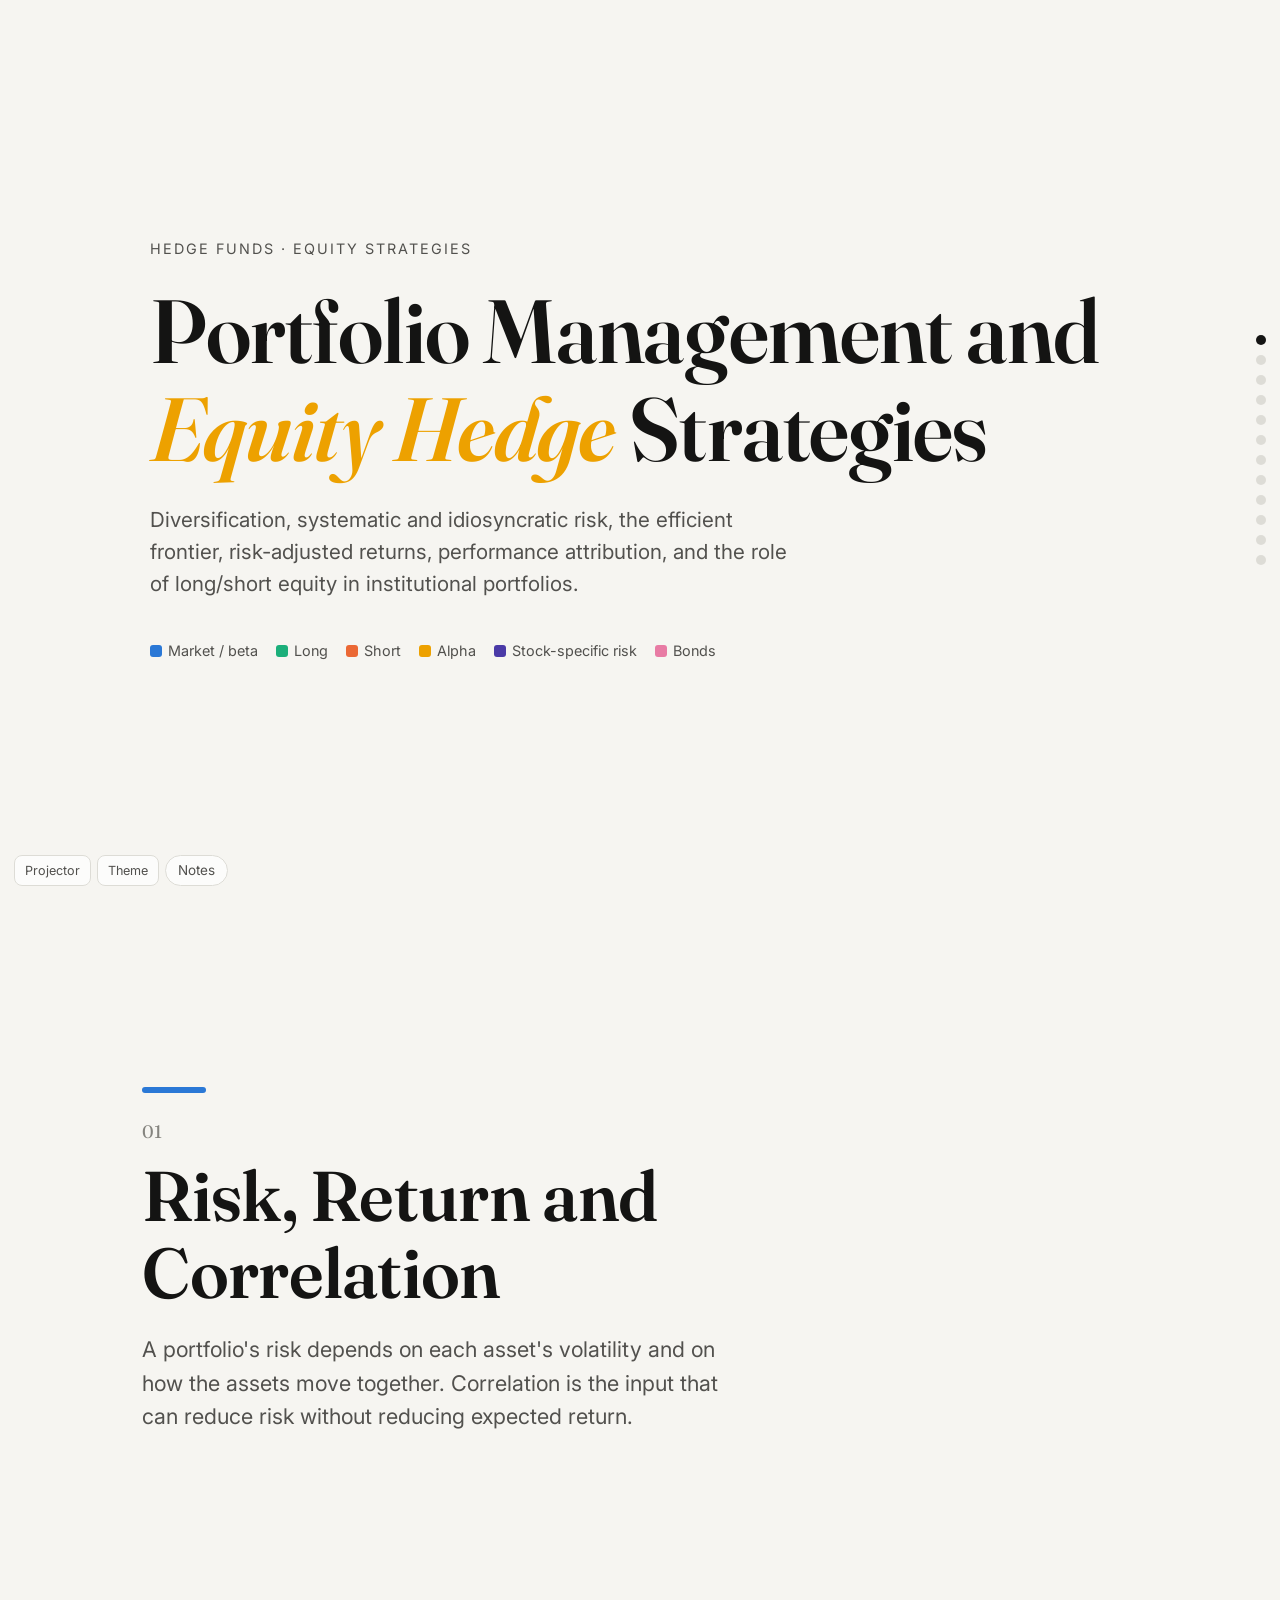
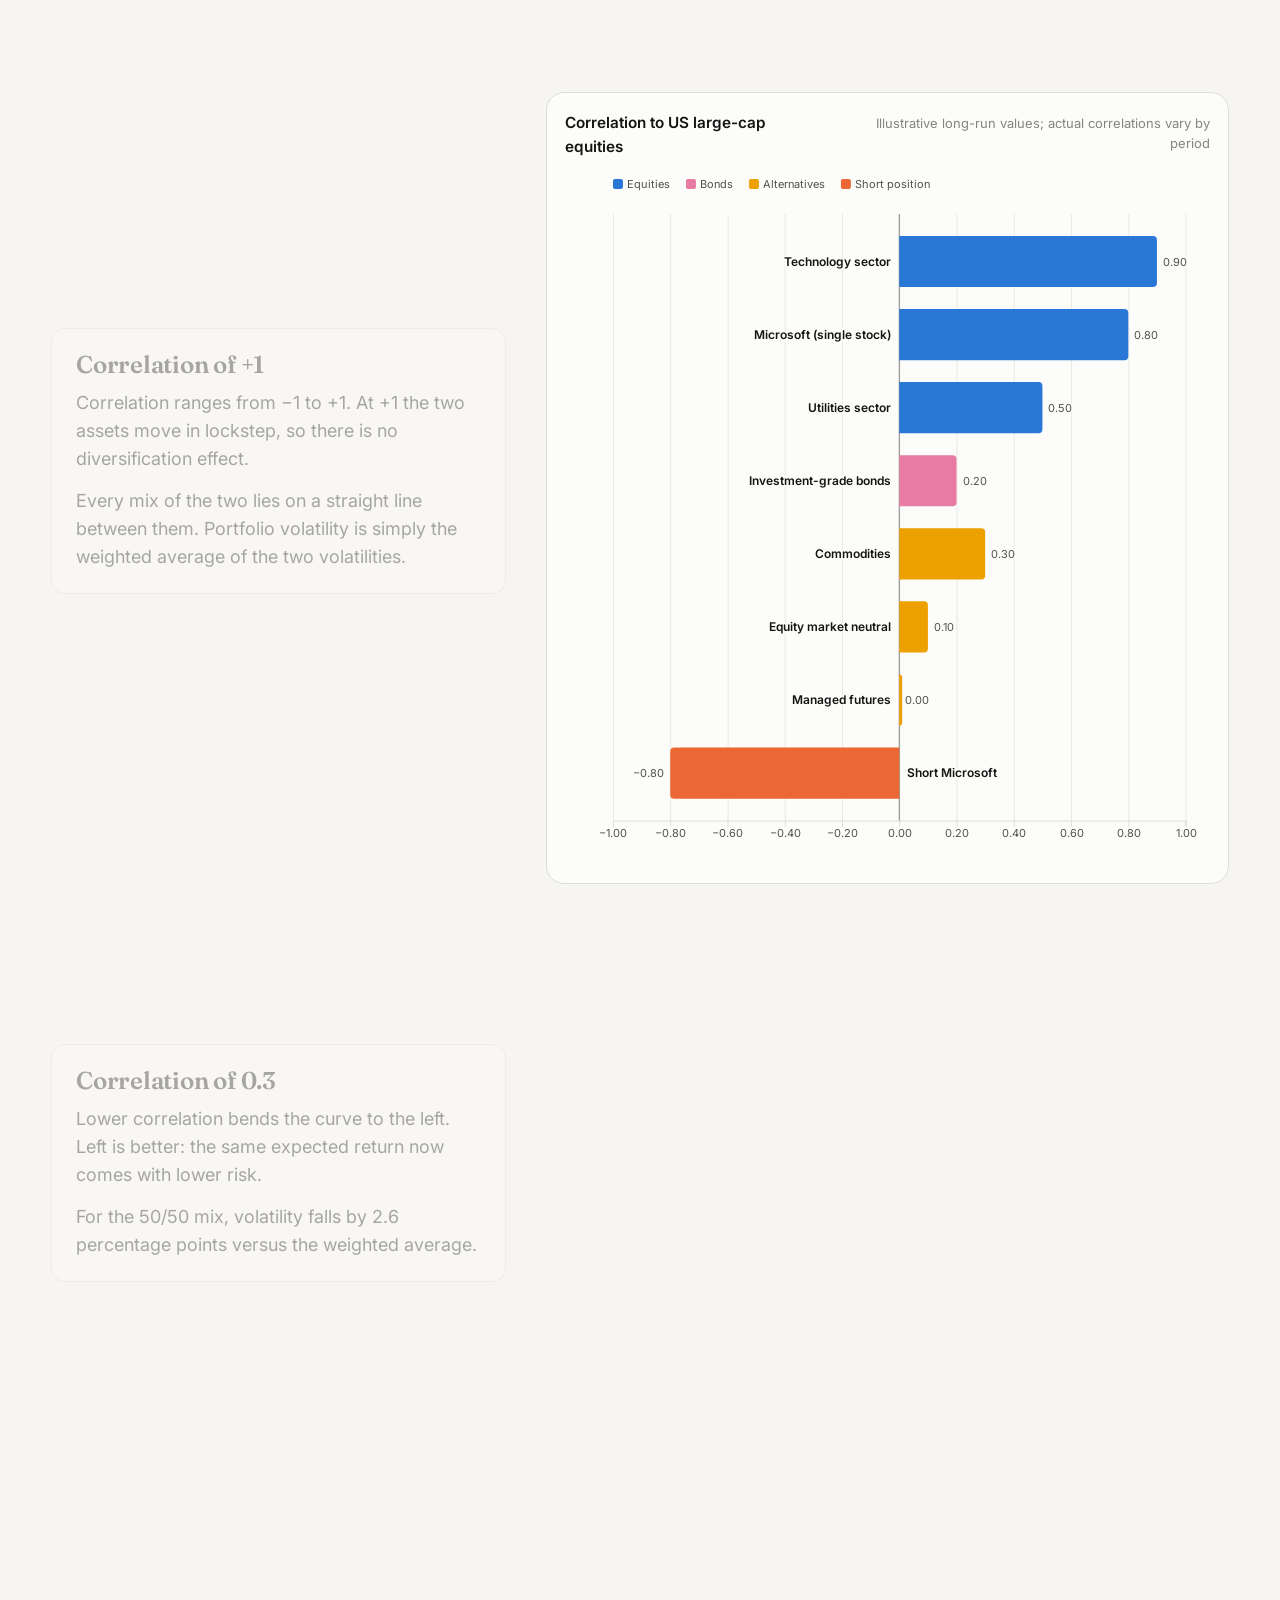
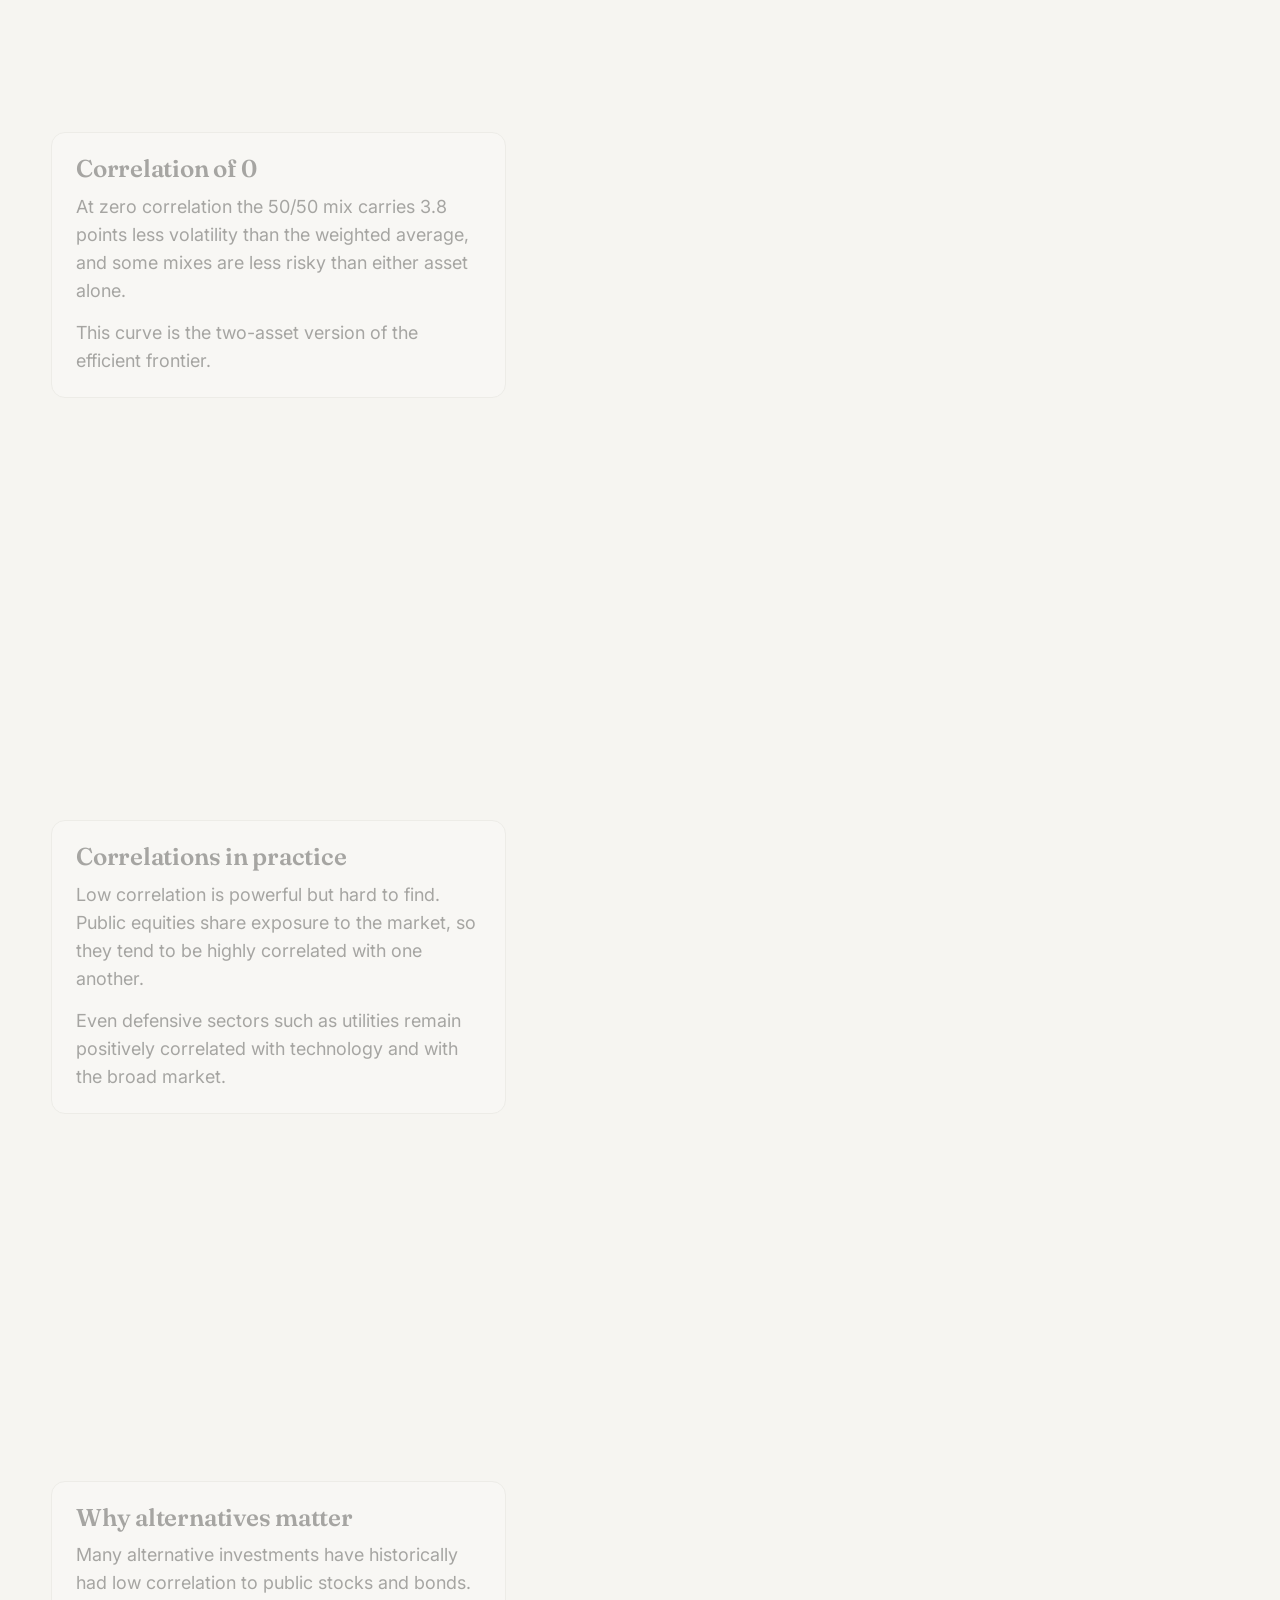
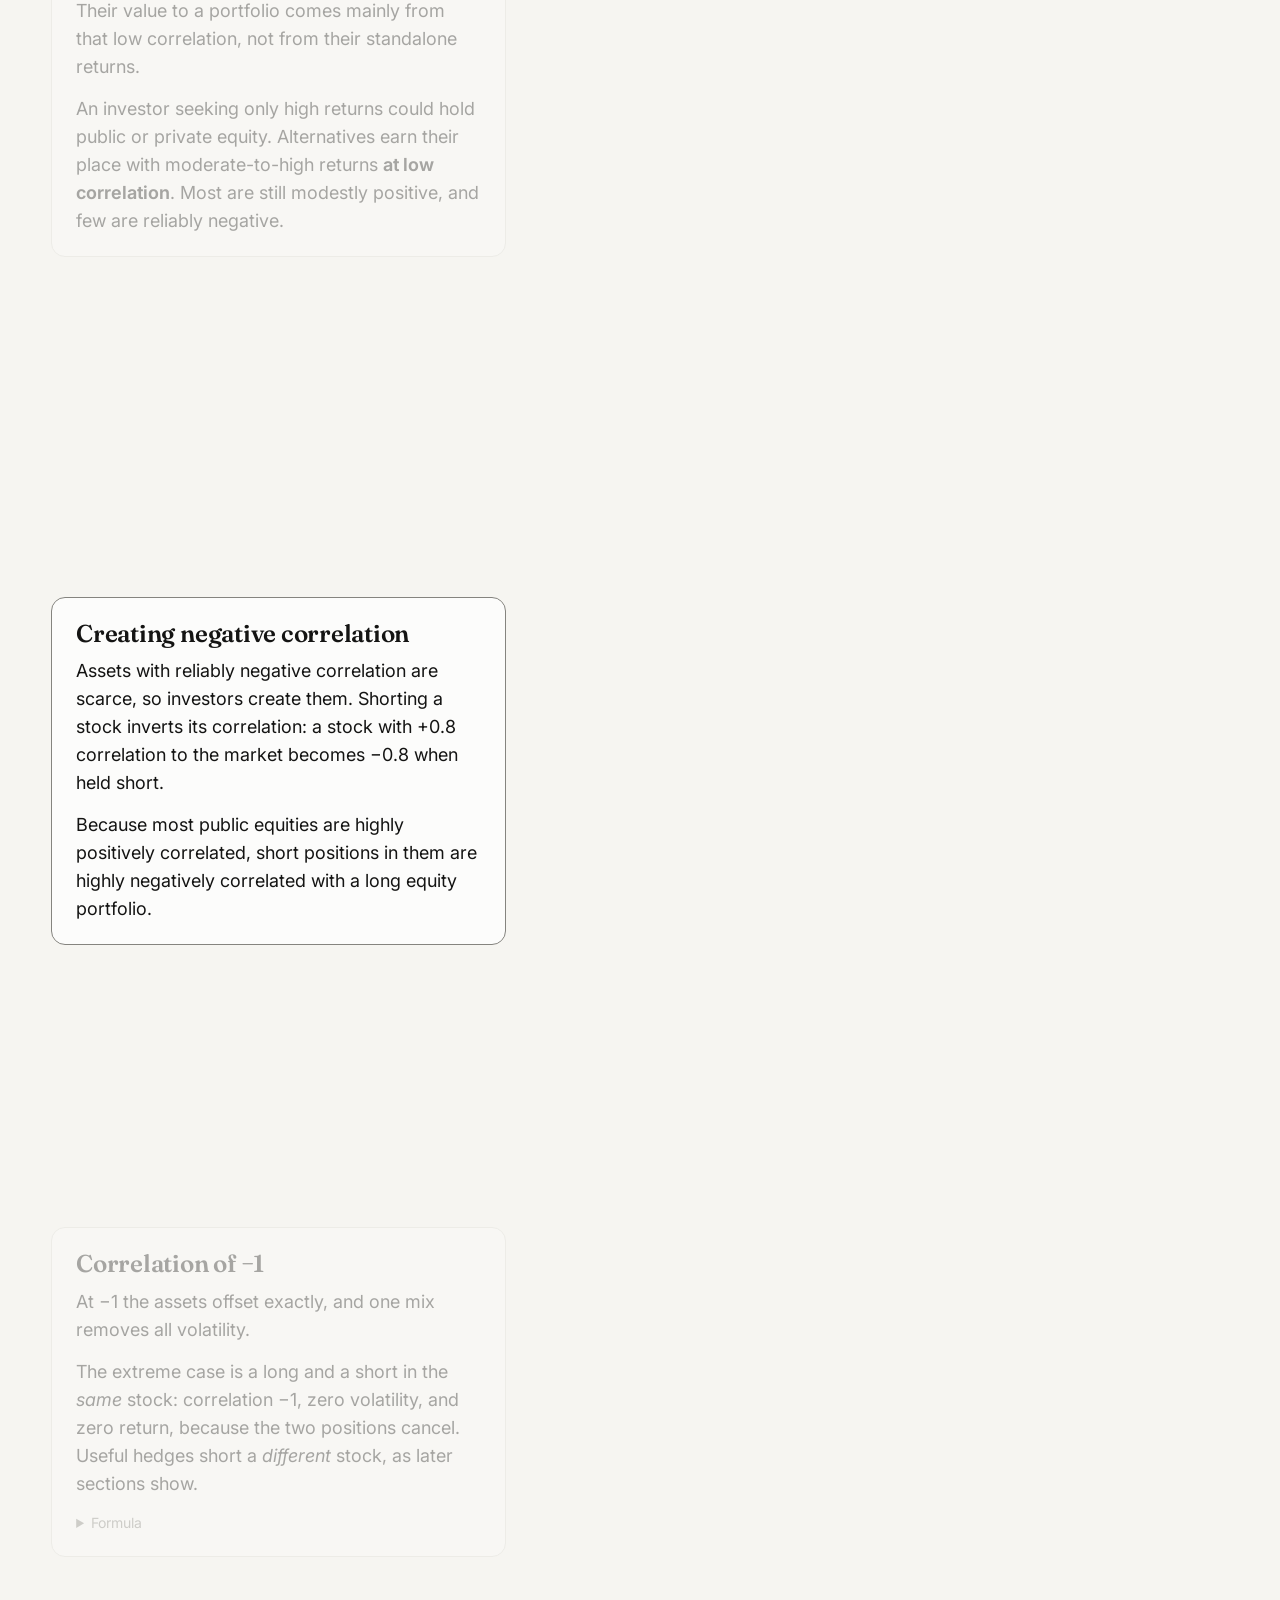
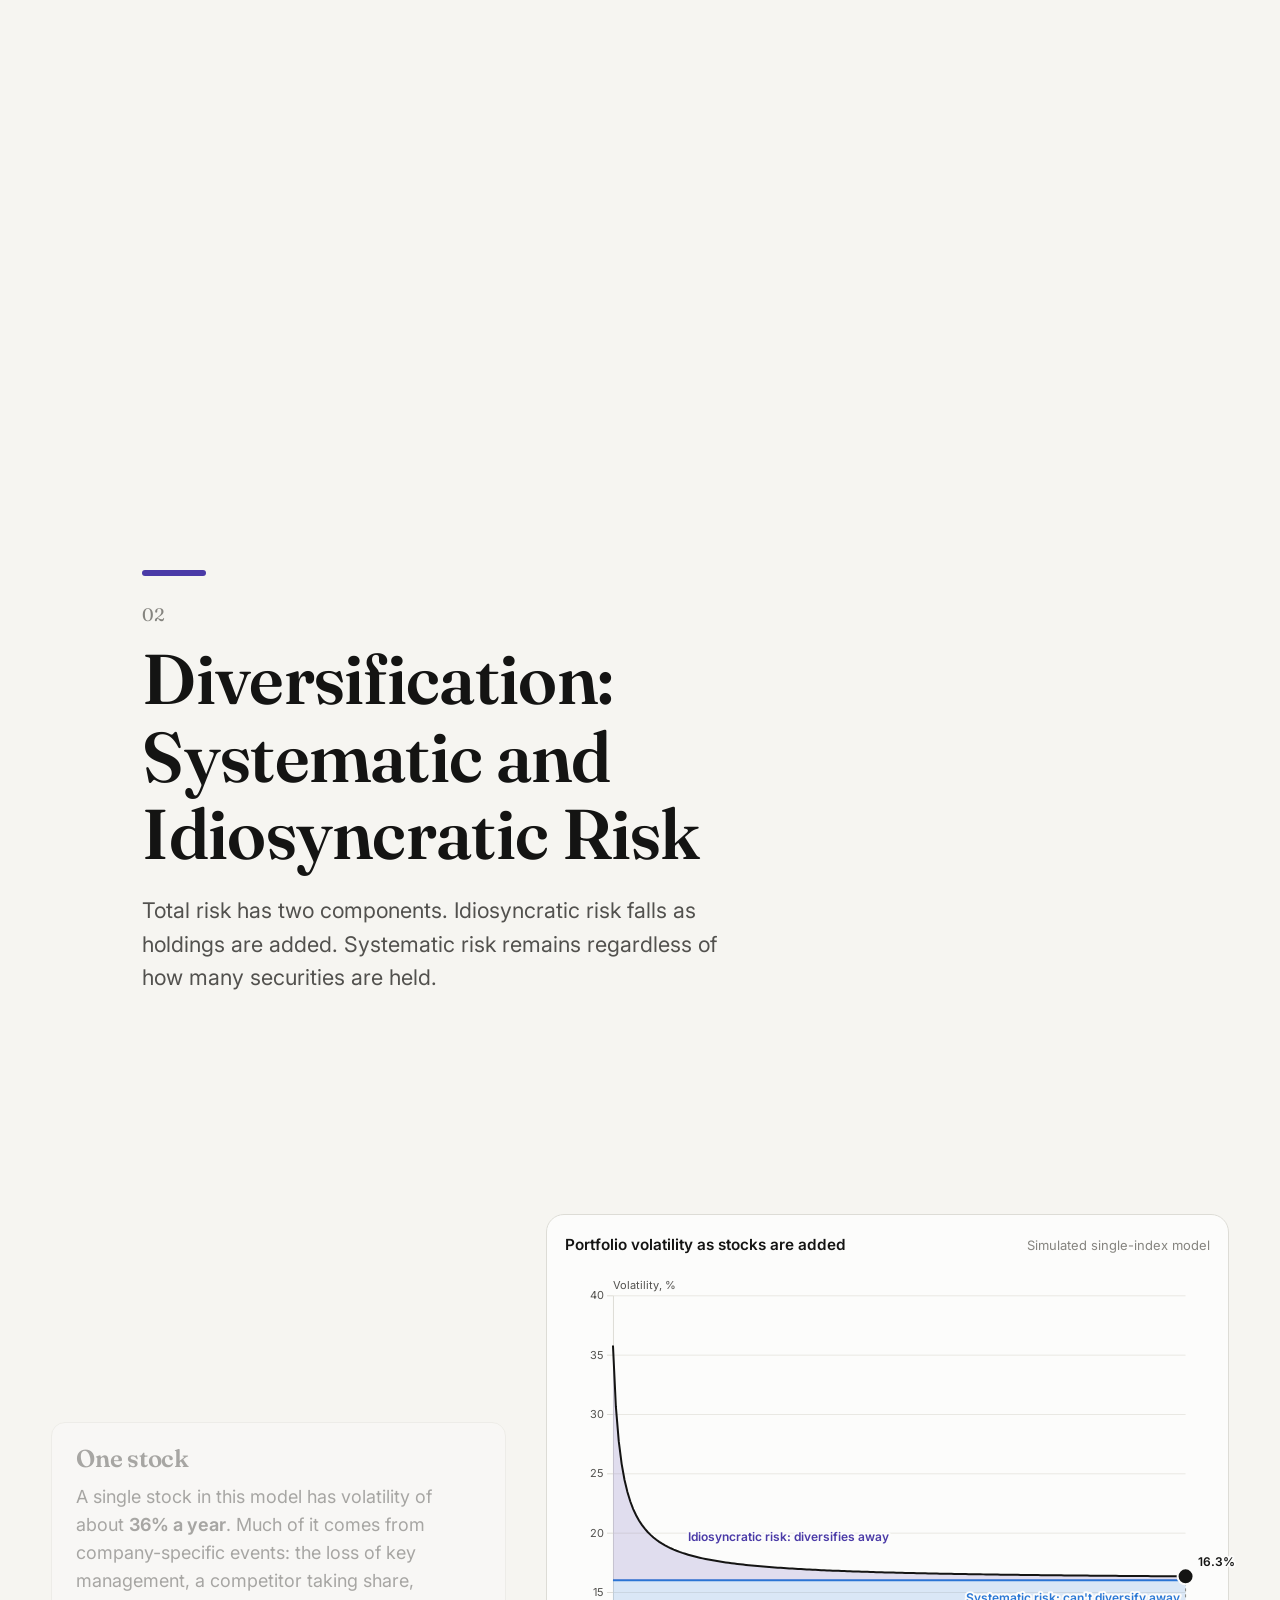
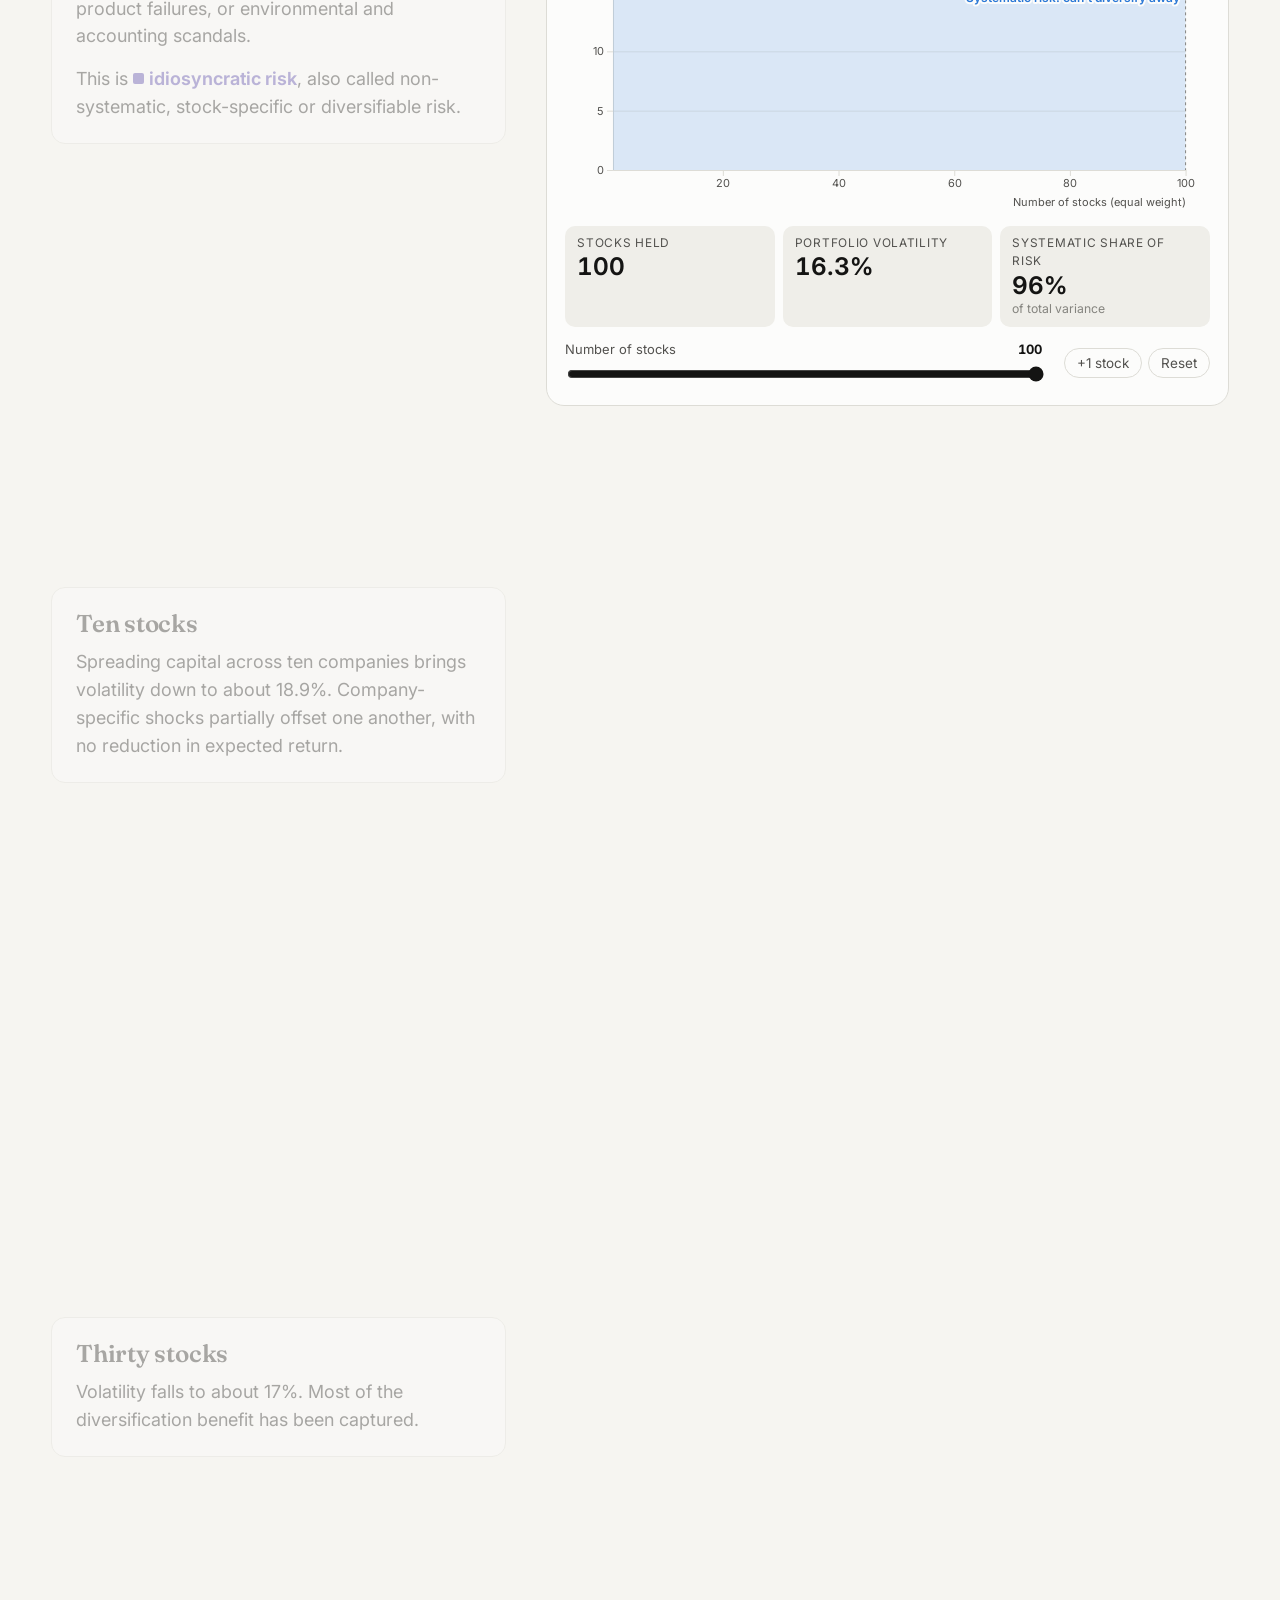
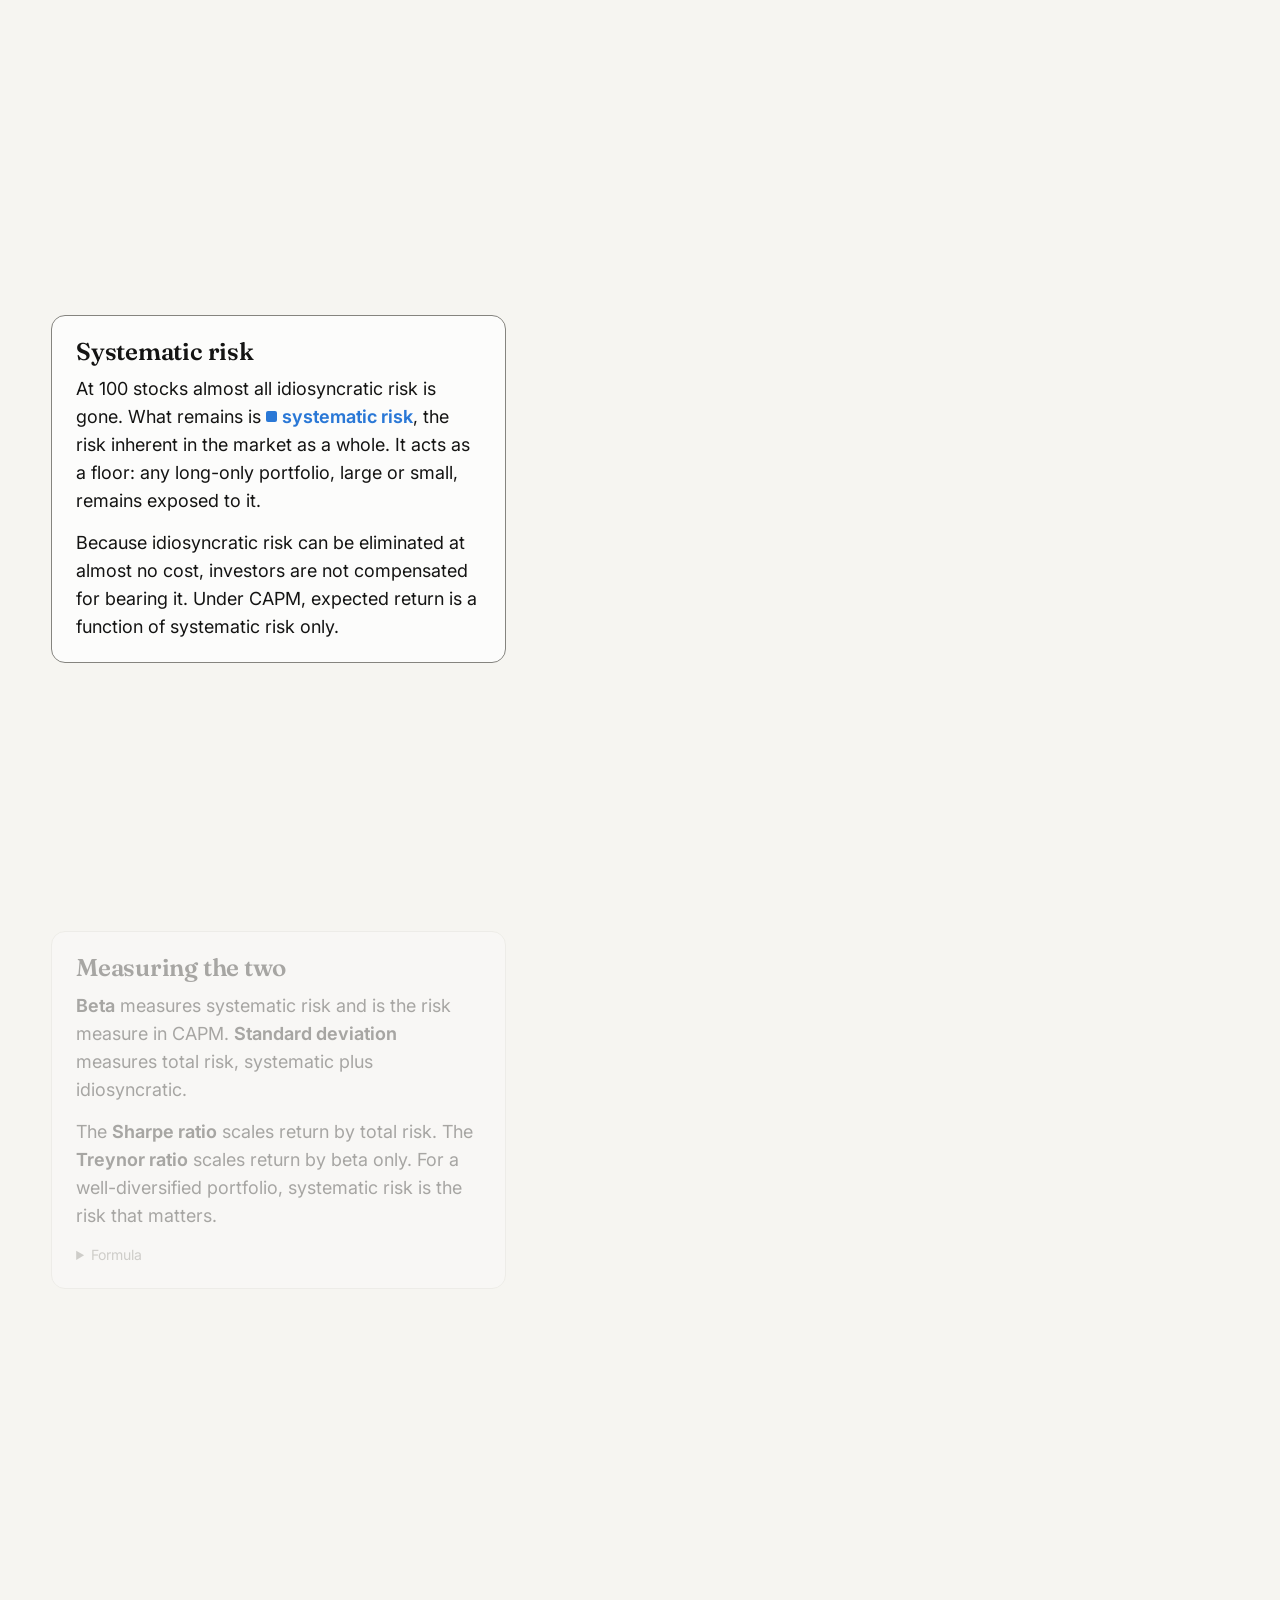
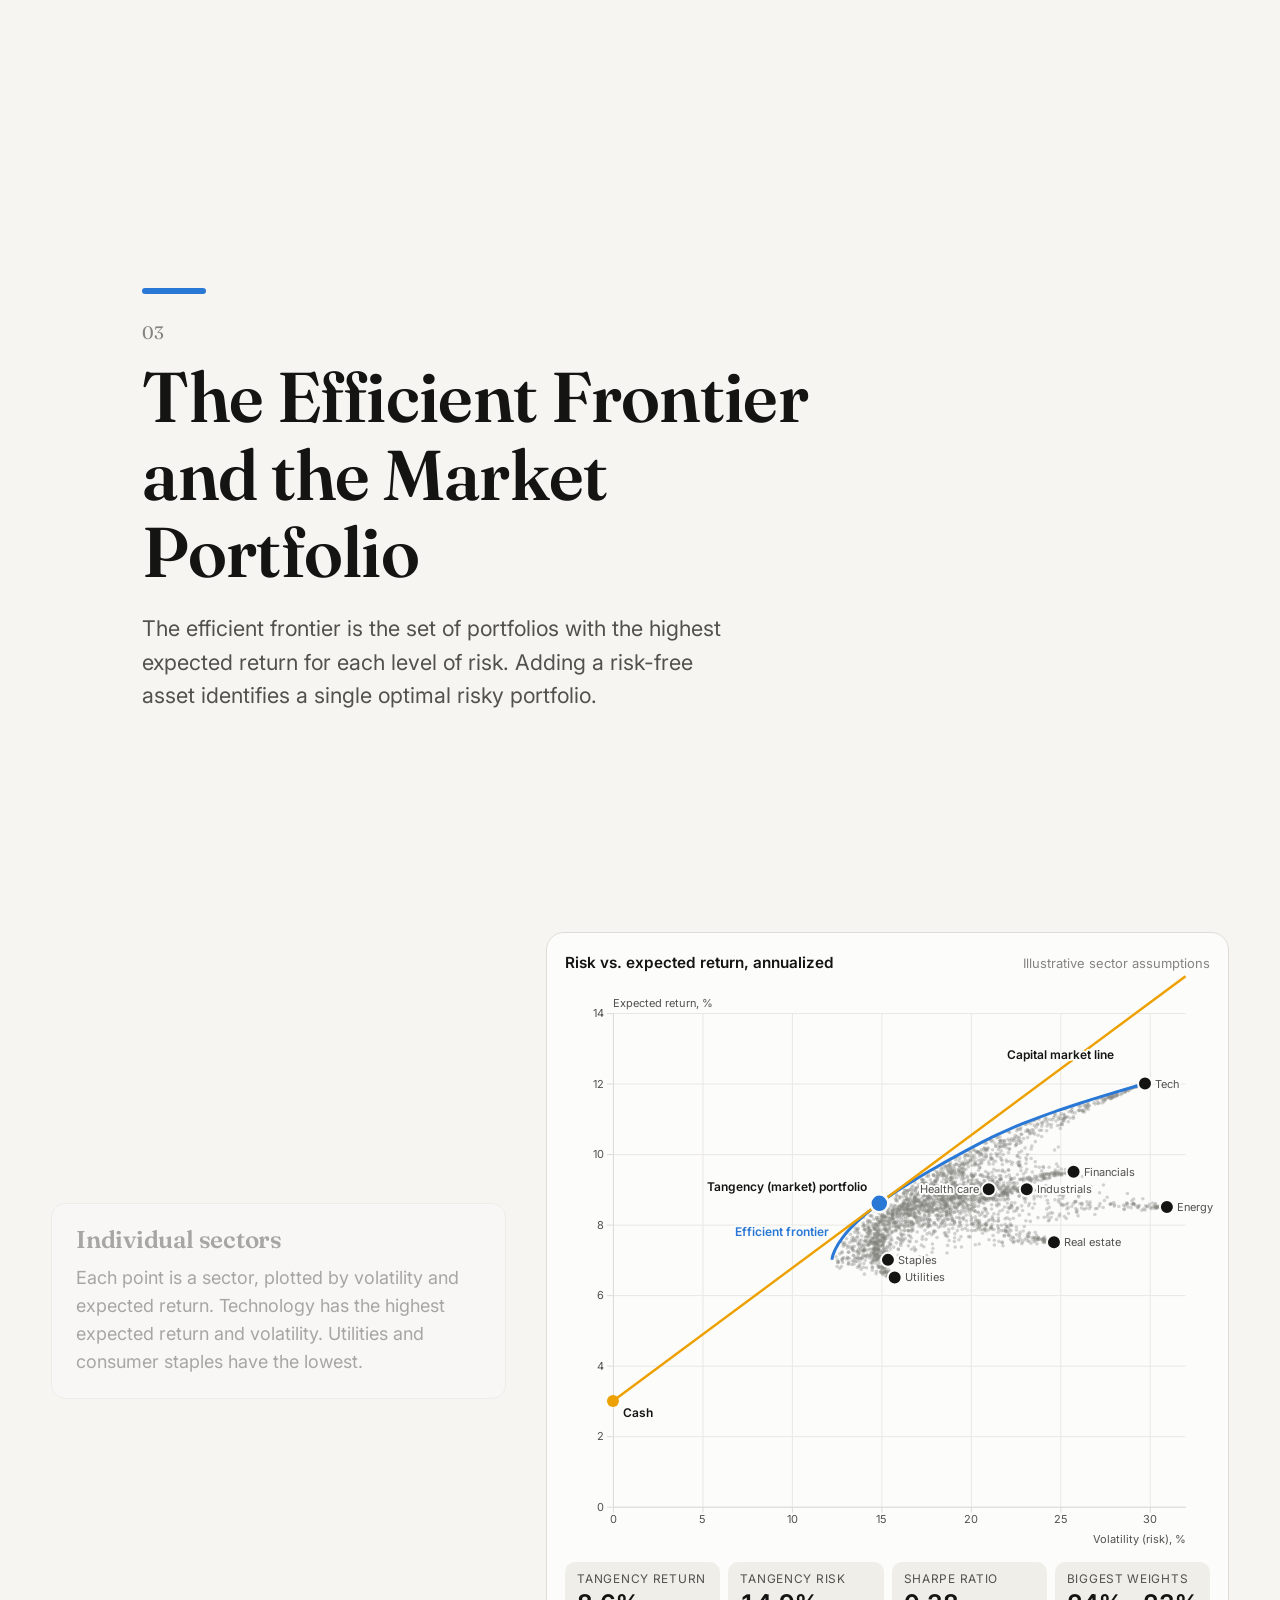
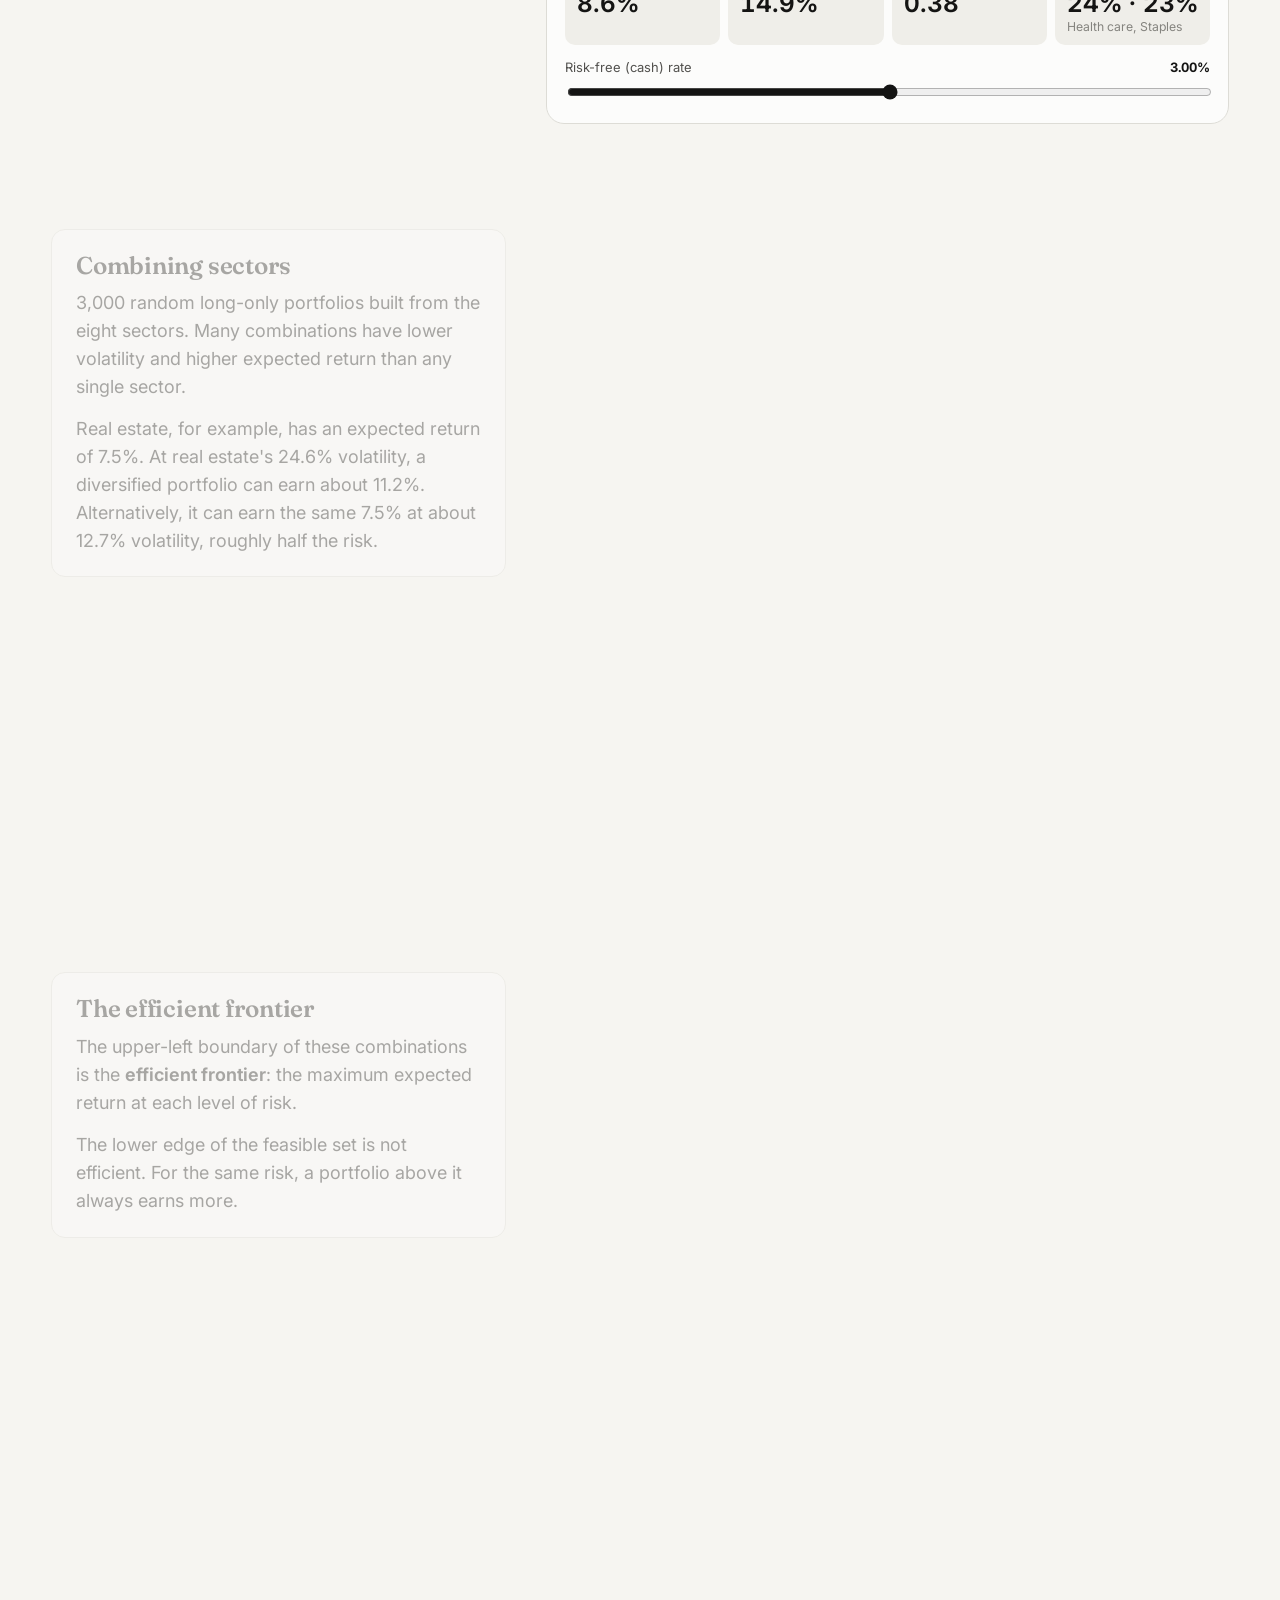
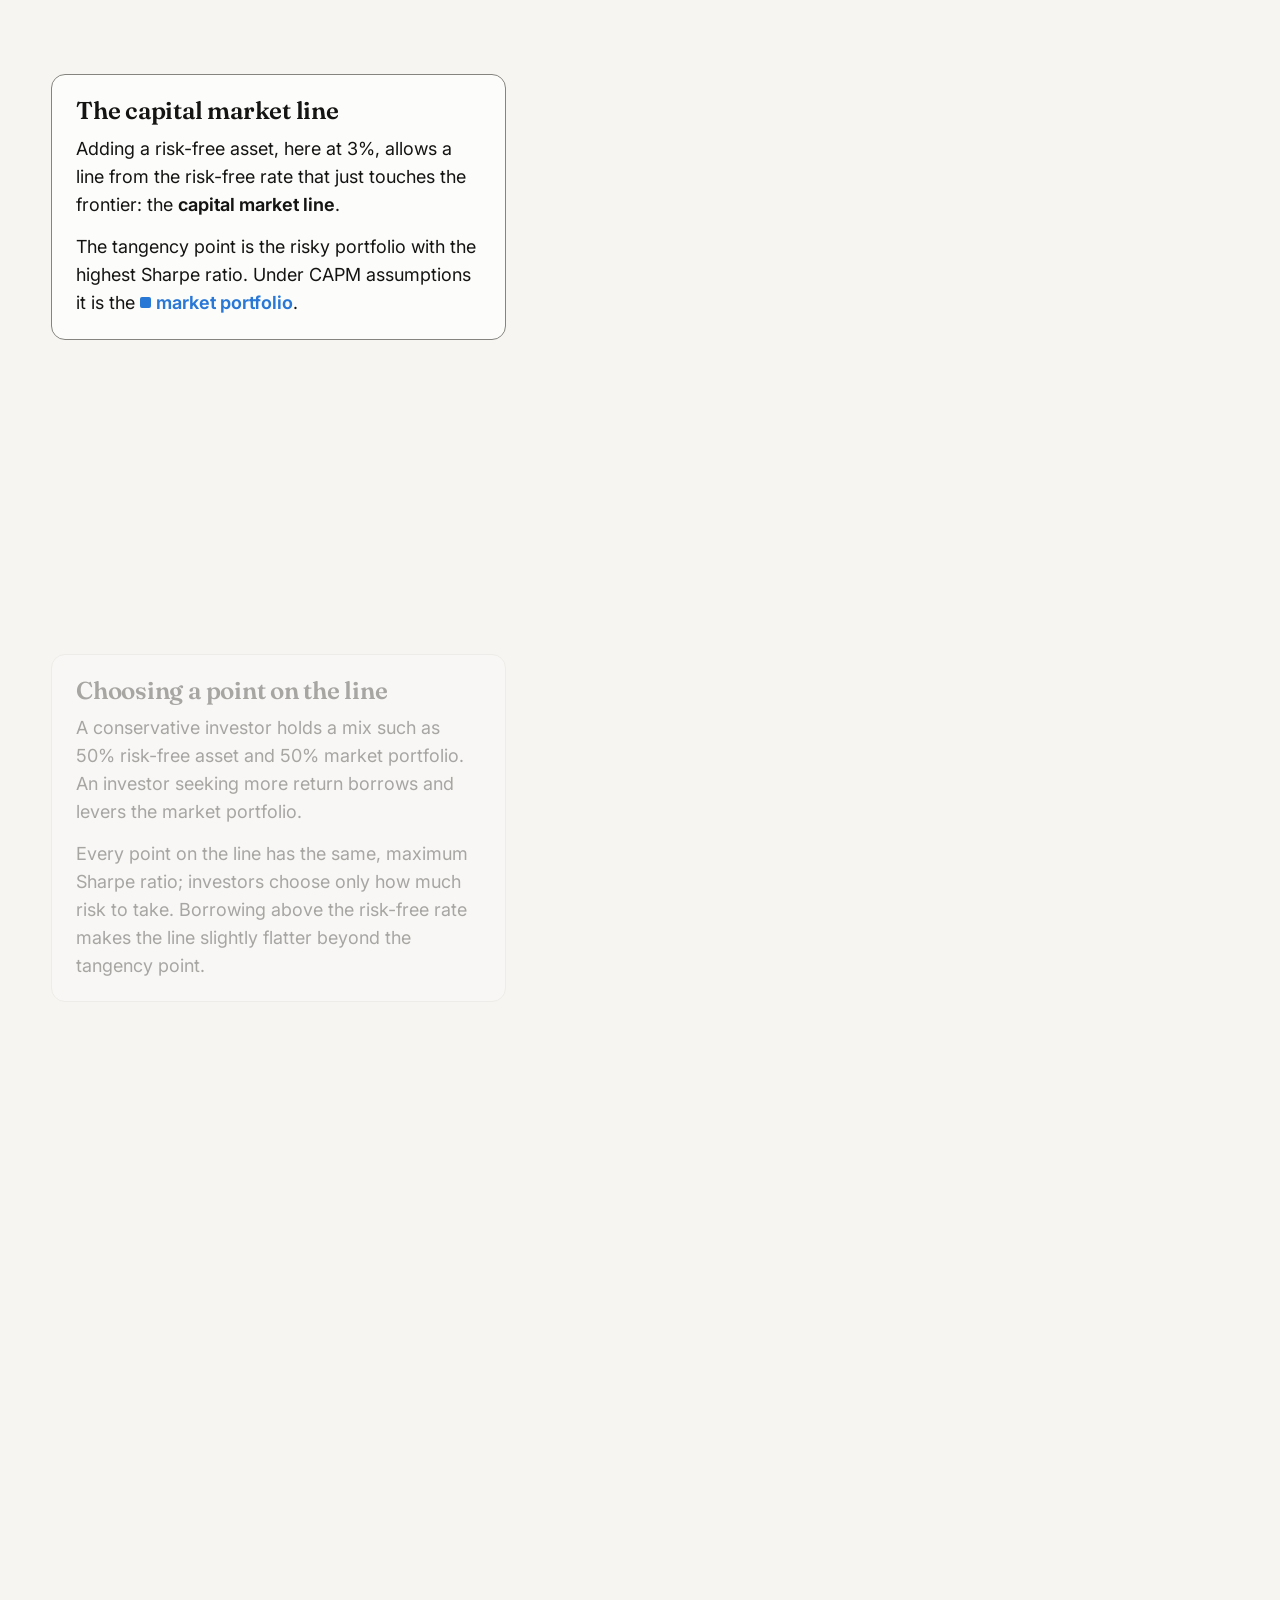
<file: index.html>
<!doctype html>
<html lang="en">
<head>
<meta charset="utf-8">
<meta name="viewport" content="width=device-width, initial-scale=1">
<title>Portfolio Management and Equity Hedge Strategies</title>
<meta name="description" content="Portfolio management fundamentals and equity hedge fund strategies, with interactive charts.">
<link rel="preconnect" href="https://fonts.googleapis.com">
<link rel="preconnect" href="https://fonts.gstatic.com" crossorigin>
<link href="https://fonts.googleapis.com/css2?family=Fraunces:ital,opsz,wght@0,9..144,500;0,9..144,600;1,9..144,500&family=Inter:wght@400;500;600;700&display=swap" rel="stylesheet">
<link rel="stylesheet" href="css/style.css">
</head>
<body>
<div id="progress"></div>
<nav id="dots" aria-label="Chapters"></nav>
<div id="toolbar">
  <button id="btn-big" title="Projector mode (P)">Projector</button>
  <button id="btn-theme" title="Light or dark (D)">Theme</button>
  <a class="btn" href="notes.html" target="_blank" style="text-decoration:none">Notes</a>
</div>

<!-- ============ HERO ============ -->
<header class="hero stop" id="top" data-chapter="Start">
  <div class="hero-inner">
    <div class="kicker">Hedge Funds · Equity Strategies</div>
    <h1>Portfolio Management and <em>Equity Hedge</em> Strategies</h1>
    <p class="sub">Diversification, systematic and idiosyncratic risk, the efficient frontier, risk-adjusted returns, performance attribution, and the role of long/short equity in institutional portfolios.</p>
    <div class="legend-row" aria-label="Color key used throughout">
      <span><i style="background:var(--market)"></i>Market / beta</span>
      <span><i style="background:var(--long)"></i>Long</span>
      <span><i style="background:var(--short)"></i>Short</span>
      <span><i style="background:var(--alpha)"></i>Alpha</span>
      <span><i style="background:var(--idio)"></i>Stock-specific risk</span>
      <span><i style="background:var(--bonds)"></i>Bonds</span>
    </div>
  </div>
</header>

<!-- ============ 1. CORRELATION ============ -->
<section class="chapter" id="ch-corr" data-chapter="Correlation">
  <div class="chapter-head stop">
    <div class="bar" style="background:var(--market)"></div>
    <div class="num">01</div>
    <h2>Risk, Return and Correlation</h2>
    <p class="lede">A portfolio's risk depends on each asset's volatility and on how the assets move together. Correlation is the input that can reduce risk without reducing expected return.</p>
  </div>
  <div class="scrolly">
    <div class="steps">
      <div class="step stop" data-step="0"><div class="card">
        <h3>Correlation of +1</h3>
        <p>Correlation ranges from −1 to +1. At +1 the two assets move in lockstep, so there is no diversification effect.</p>
        <p>Every mix of the two lies on a straight line between them. Portfolio volatility is simply the weighted average of the two volatilities.</p>
      </div></div>
      <div class="step stop" data-step="1"><div class="card">
        <h3>Correlation of 0.3</h3>
        <p>Lower correlation bends the curve to the left. Left is better: the same expected return now comes with lower risk.</p>
        <p>For the 50/50 mix, volatility falls by 2.6 percentage points versus the weighted average.</p>
      </div></div>
      <div class="step stop" data-step="2"><div class="card">
        <h3>Correlation of 0</h3>
        <p>At zero correlation the 50/50 mix carries 3.8 points less volatility than the weighted average, and some mixes are less risky than either asset alone.</p>
        <p>This curve is the two-asset version of the efficient frontier.</p>
      </div></div>
      <div class="step stop" data-step="3"><div class="card">
        <h3>Correlations in practice</h3>
        <p>Low correlation is powerful but hard to find. Public equities share exposure to the market, so they tend to be highly correlated with one another.</p>
        <p>Even defensive sectors such as utilities remain positively correlated with technology and with the broad market.</p>
      </div></div>
      <div class="step stop" data-step="4"><div class="card">
        <h3>Why alternatives matter</h3>
        <p>Many alternative investments have historically had low correlation to public stocks and bonds. Their value to a portfolio comes mainly from that low correlation, not from their standalone returns.</p>
        <p>An investor seeking only high returns could hold public or private equity. Alternatives earn their place with moderate-to-high returns <strong>at low correlation</strong>. Most are still modestly positive, and few are reliably negative.</p>
      </div></div>
      <div class="step stop" data-step="5"><div class="card">
        <h3>Creating negative correlation</h3>
        <p>Assets with reliably negative correlation are scarce, so investors create them. Shorting a stock inverts its correlation: a stock with +0.8 correlation to the market becomes −0.8 when held short.</p>
        <p>Because most public equities are highly positively correlated, short positions in them are highly negatively correlated with a long equity portfolio.</p>
      </div></div>
      <div class="step stop" data-step="6"><div class="card">
        <h3>Correlation of −1</h3>
        <p>At −1 the assets offset exactly, and one mix removes all volatility.</p>
        <p>The extreme case is a long and a short in the <em>same</em> stock: correlation −1, zero volatility, and zero return, because the two positions cancel. Useful hedges short a <em>different</em> stock, as later sections show.</p>
        <details class="math"><summary>Formula</summary><div class="eq">σp² = w²σA² + (1−w)²σB² + 2w(1−w)·ρ·σA·σB</div></details>
      </div></div>
    </div>
    <div class="figure" id="w-corr">
      <div class="fig-title"><span id="corr-title">Every mix of two assets, risk vs. return</span><span class="src" id="corr-src">Illustrative: A 10% / 20% vol, B 5% / 10% vol</span></div>
      <div class="chart"></div>
      <div class="readouts"></div>
      <div class="controls"></div>
    </div>
  </div>
</section>

<!-- ============ 2. DIVERSIFICATION ============ -->
<section class="chapter" id="ch-lunch" data-chapter="Diversification">
  <div class="chapter-head stop">
    <div class="bar" style="background:var(--idio)"></div>
    <div class="num">02</div>
    <h2>Diversification: Systematic and Idiosyncratic Risk</h2>
    <p class="lede">Total risk has two components. Idiosyncratic risk falls as holdings are added. Systematic risk remains regardless of how many securities are held.</p>
  </div>
  <div class="scrolly">
    <div class="steps">
      <div class="step stop" data-step="0"><div class="card">
        <h3>One stock</h3>
        <p>A single stock in this model has volatility of about <strong>36% a year</strong>. Much of it comes from company-specific events: the loss of key management, a competitor taking share, product failures, or environmental and accounting scandals.</p>
        <p>This is <span class="c-idio sw">idiosyncratic risk</span>, also called non-systematic, stock-specific or diversifiable risk.</p>
      </div></div>
      <div class="step stop" data-step="1"><div class="card">
        <h3>Ten stocks</h3>
        <p>Spreading capital across ten companies brings volatility down to about 18.9%. Company-specific shocks partially offset one another, with no reduction in expected return.</p>
      </div></div>
      <div class="step stop" data-step="2"><div class="card">
        <h3>Thirty stocks</h3>
        <p>Volatility falls to about 17%. Most of the diversification benefit has been captured.</p>
      </div></div>
      <div class="step stop" data-step="3"><div class="card">
        <h3>Systematic risk</h3>
        <p>At 100 stocks almost all idiosyncratic risk is gone. What remains is <span class="c-market sw">systematic risk</span>, the risk inherent in the market as a whole. It acts as a floor: any long-only portfolio, large or small, remains exposed to it.</p>
        <p>Because idiosyncratic risk can be eliminated at almost no cost, investors are not compensated for bearing it. Under CAPM, expected return is a function of systematic risk only.</p>
      </div></div>
      <div class="step stop" data-step="4"><div class="card">
        <h3>Measuring the two</h3>
        <p><strong>Beta</strong> measures systematic risk and is the risk measure in CAPM. <strong>Standard deviation</strong> measures total risk, systematic plus idiosyncratic.</p>
        <p>The <strong>Sharpe ratio</strong> scales return by total risk. The <strong>Treynor ratio</strong> scales return by beta only. For a well-diversified portfolio, systematic risk is the risk that matters.</p>
        <details class="math"><summary>Formula</summary><div class="eq">Equal-weight, N stocks, β = 1:
σp² = σm² + σε² / N
σm = 16%, σε = 32%</div></details>
      </div></div>
    </div>
    <div class="figure" id="w-lunch">
      <div class="fig-title"><span>Portfolio volatility as stocks are added</span><span class="src">Simulated single-index model</span></div>
      <div class="chart"></div>
      <div class="readouts"></div>
      <div class="controls"></div>
    </div>
  </div>
</section>

<!-- ============ 3. FRONTIER ============ -->
<section class="chapter" id="ch-frontier" data-chapter="Efficient frontier">
  <div class="chapter-head stop">
    <div class="bar" style="background:var(--market)"></div>
    <div class="num">03</div>
    <h2>The Efficient Frontier and the Market Portfolio</h2>
    <p class="lede">The efficient frontier is the set of portfolios with the highest expected return for each level of risk. Adding a risk-free asset identifies a single optimal risky portfolio.</p>
  </div>
  <div class="scrolly">
    <div class="steps">
      <div class="step stop" data-step="0"><div class="card">
        <h3>Individual sectors</h3>
        <p>Each point is a sector, plotted by volatility and expected return. Technology has the highest expected return and volatility. Utilities and consumer staples have the lowest.</p>
      </div></div>
      <div class="step stop" data-step="1"><div class="card">
        <h3>Combining sectors</h3>
        <p>3,000 random long-only portfolios built from the eight sectors. Many combinations have lower volatility and higher expected return than any single sector.</p>
        <p>Real estate, for example, has an expected return of 7.5%. At real estate's 24.6% volatility, a diversified portfolio can earn about 11.2%. Alternatively, it can earn the same 7.5% at about 12.7% volatility, roughly half the risk.</p>
      </div></div>
      <div class="step stop" data-step="2"><div class="card">
        <h3>The efficient frontier</h3>
        <p>The upper-left boundary of these combinations is the <strong>efficient frontier</strong>: the maximum expected return at each level of risk.</p>
        <p>The lower edge of the feasible set is not efficient. For the same risk, a portfolio above it always earns more.</p>
      </div></div>
      <div class="step stop" data-step="3"><div class="card">
        <h3>The capital market line</h3>
        <p>Adding a risk-free asset, here at 3%, allows a line from the risk-free rate that just touches the frontier: the <strong>capital market line</strong>.</p>
        <p>The tangency point is the risky portfolio with the highest Sharpe ratio. Under CAPM assumptions it is the <span class="c-market sw">market portfolio</span>.</p>
      </div></div>
      <div class="step stop" data-step="4"><div class="card">
        <h3>Choosing a point on the line</h3>
        <p>A conservative investor holds a mix such as 50% risk-free asset and 50% market portfolio. An investor seeking more return borrows and levers the market portfolio.</p>
        <p>Every point on the line has the same, maximum Sharpe ratio; investors choose only how much risk to take. Borrowing above the risk-free rate makes the line slightly flatter beyond the tangency point.</p>
      </div></div>
    </div>
    <div class="figure" id="w-frontier">
      <div class="fig-title"><span>Risk vs. expected return, annualized</span><span class="src">Illustrative sector assumptions</span></div>
      <div class="chart"></div>
      <div class="readouts"></div>
      <div class="controls"></div>
    </div>
  </div>
</section>

<!-- ============ 4. ALPHA vs BETA ============ -->
<section class="chapter" id="ch-alpha" data-chapter="Risk-adjusted returns">
  <div class="chapter-head stop">
    <div class="bar" style="background:var(--alpha)"></div>
    <div class="num">04</div>
    <h2>Risk-Adjusted Returns: Alpha and Beta</h2>
    <p class="lede">A fund's return can be decomposed into market exposure (beta) and return independent of the market (alpha). Beta is available at index-fund cost. Alpha is scarce.</p>
  </div>
  <div class="scrolly">
    <div class="steps">
      <div class="step stop" data-step="0"><div class="card">
        <h3>Index fund</h3>
        <p>Market return is on the horizontal axis and fund return on the vertical. The slope of the regression line is <span class="c-market sw">beta</span>. The intercept is <span class="c-alpha sw">alpha</span>.</p>
        <p>An index fund such as VOO or SPY tracks the market with a beta of 1 and zero alpha. Pure beta is available for about <strong>0.03% a year</strong>, so investors should not pay active fees for it.</p>
      </div></div>
      <div class="step stop" data-step="1"><div class="card">
        <h3>Closet indexer</h3>
        <p>A closet indexer charges active fees but tracks the benchmark closely, with a beta near 0.95 and minimal alpha. Fear of tracking error keeps it from deviating enough to generate meaningful alpha.</p>
        <p>At hedge fund fee levels, the investor's net return would be at or below the market's. Generating alpha requires deviating from the market.</p>
      </div></div>
      <div class="step stop" data-step="2"><div class="card">
        <h3>Leveraged beta</h3>
        <p>A beta of 1.5 and zero alpha. Returns are high in rising markets, but they come entirely from market exposure.</p>
        <p>The <strong>Sharpe ratio</strong> is the same 0.37 as the index fund, so it does not distinguish leverage from skill. <strong>Jensen's alpha</strong> (0%) and the <strong>Treynor ratio</strong> do.</p>
      </div></div>
      <div class="step stop" data-step="3"><div class="card">
        <h3>Market neutral</h3>
        <p>A beta near zero, so the return comes almost entirely from <span class="c-alpha sw">alpha</span>. Because it barely moves with the market, a market-neutral fund is a strong diversifier inside a broader portfolio.</p>
        <p>The <strong>information ratio</strong>, alpha divided by residual volatility, is the standard measure for this type of manager.</p>
        <details class="math"><summary>Formulas</summary><div class="eq">Rfund − rf = α + β(Rm − rf) + ε
Sharpe = (R − rf) / σ
Treynor = (R − rf) / β
Info ratio = α / σε</div></details>
      </div></div>
    </div>
    <div class="figure" id="w-alpha">
      <div class="fig-title"><span>Monthly fund return vs. market return (60 months)</span><span class="src">Simulated</span></div>
      <div class="chart"></div>
      <div class="readouts"></div>
      <div class="controls"></div>
    </div>
  </div>
</section>

<!-- ============ 5. ATTRIBUTION ============ -->
<section class="chapter" id="ch-attr" data-chapter="Allocation vs selection">
  <div class="chapter-head stop">
    <div class="bar" style="background:var(--long)"></div>
    <div class="num">05</div>
    <h2>Allocation and Selection Effects</h2>
    <p class="lede">Brinson attribution separates a manager's excess return into the effect of sector weighting decisions and the effect of security selection within sectors.</p>
  </div>
  <div class="scrolly">
    <div class="steps">
      <div class="step stop" data-step="0"><div class="card">
        <h3>Allocation effect</h3>
        <p>The manager holds each sector exactly as the benchmark does, for example through sector ETFs, but changes the sector weights: <strong>overweight Tech</strong> in a strong tech market and <strong>underweight Energy</strong> during its decline. All excess return is an <span class="c-market sw">allocation effect</span>.</p>
        <p>In the chart, width is the weight in a sector and height is the sector's return relative to the benchmark's total return, so each area is a contribution to excess return. Overweighting Tech from 30% to 40% widens its box. The <span class="c-market sw">blue strip</span> is the allocation effect.</p>
        <p>Allocation can add significant return, but it concentrates risk in a few sector calls.</p>
      </div></div>
      <div class="step stop" data-step="1"><div class="card">
        <h3>Selection effect</h3>
        <p>Sector weights match the benchmark exactly. Excess return comes from choosing companies that outperform the average company in their sector. All excess return is a <span class="c-alpha sw">selection effect</span>.</p>
        <p>The Tech box keeps the benchmark's width but gets taller: its stocks returned 21% against the sector's 18%. The <span class="c-alpha sw">gold strip</span> is the selection effect.</p>
      </div></div>
      <div class="step stop" data-step="2"><div class="card">
        <h3>Both effects</h3>
        <p>Most active managers produce some of each. The gray corner, where the wider and taller boxes overlap, is the interaction effect: extra weight in a sector where the picks also outperformed.</p>
        <p>The waterfall adds each effect across all sectors to get from the benchmark's 9.9% to the portfolio's return.</p>
        <details class="math"><summary>Formulas</summary><div class="eq">Allocation = (wp − wb)(rb − Rb)
Selection = wb(rp − rb)
Interaction = (wp − wb)(rp − rb)</div></details>
      </div></div>
      <div class="step stop" data-step="3"><div class="card">
        <h3>Institutional practice</h3>
        <p>Institutions generally keep their own allocation close to the benchmark and avoid large allocation bets. They hire external managers to generate <strong>selection</strong> alpha.</p>
        <p>Managers with opposite style tilts are often combined. Pairing a growth manager with a value manager leaves the total portfolio with little net style bias, while each manager still contributes stock-selection alpha.</p>
      </div></div>
    </div>
    <div class="figure" id="w-attr">
      <div class="fig-title"><span id="attr-title">Allocation and selection, drawn as areas</span><span class="src" id="attr-src">Illustrative one-year example</span></div>
      <div class="chart"></div>
      <div class="readouts"></div>
      <div class="controls"></div>
    </div>
  </div>
</section>

<!-- ============ 6. 60/40 ============ -->
<section class="chapter" id="ch-problem" data-chapter="60/40 risk">
  <div class="chapter-head stop">
    <div class="bar" style="background:var(--bonds)"></div>
    <div class="num">06</div>
    <h2>Risk Concentration in a 60/40 Portfolio</h2>
    <p class="lede">A 60/40 portfolio holds two asset classes, but equities account for nearly all of its risk. The diversification benefit of bonds also depends on the stock–bond correlation, which is not stable.</p>
  </div>
  <div class="scrolly">
    <div class="steps">
      <div class="step stop" data-step="0"><div class="card">
        <h3>Capital allocation vs. risk allocation</h3>
        <p>Stocks are 60% of the capital, but because stock volatility is much higher than bond volatility, stocks contribute <strong>about 94% of portfolio variance</strong>. The dollar weights say little about the risk weights.</p>
        <p>Bonds act mainly as a dampener on equity moves.</p>
      </div></div>
      <div class="step stop" data-step="1"><div class="card">
        <h3>2008</h3>
        <p>The S&amp;P 500 returned −37.0%. The Bloomberg US Aggregate returned +5.2%. Bonds offset part of the equity loss.</p>
      </div></div>
      <div class="step stop" data-step="2"><div class="card">
        <h3>2022</h3>
        <p>Rising inflation and interest rates drove both lower. The S&amp;P 500 returned −18.1% and the Aggregate −13.0%, so bonds provided no dampening. A 60/40 portfolio returned about −16%.</p>
        <p>Institutions therefore seek return streams that depend on neither equity market direction nor a stable stock–bond correlation.</p>
      </div></div>
    </div>
    <div class="figure" id="w-problem">
      <div class="fig-title"><span id="problem-title">Share of a 60/40 portfolio</span><span class="src" id="problem-src">Assumes 16% stock vol, 6% bond vol, zero correlation</span></div>
      <div class="chart"></div>
      <div class="readouts"></div>
    </div>
  </div>
</section>

<!-- ============ 7. SHORTING ============ -->
<section class="chapter" id="ch-short" data-chapter="Short positions">
  <div class="chapter-head stop">
    <div class="bar" style="background:var(--short)"></div>
    <div class="num">07</div>
    <h2>Short Positions Invert Correlation</h2>
    <p class="lede">A short position returns the negative of the underlying security's return. Its beta and its correlation to the market have the opposite sign of the long position's.</p>
  </div>
  <div class="scrolly">
    <div class="steps">
      <div class="step stop" data-step="0"><div class="card">
        <h3>Long position</h3>
        <p>Short positions create negative correlation with the rest of a portfolio, or with its equity holdings specifically.</p>
        <p>Each point is one month. This stock has a beta of 1.2 and a correlation of about 0.7 to the market.</p>
      </div></div>
      <div class="step stop" data-step="1"><div class="card">
        <h3>Short position</h3>
        <p>Every return changes sign. Beta becomes −1.2 and correlation becomes about −0.7.</p>
      </div></div>
      <div class="step stop" data-step="2"><div class="card">
        <h3>Negative expected return</h3>
        <p>A standalone short has a <strong>negative expected return</strong>. Investors are paid a positive risk premium for bearing systematic risk, so a long equity position has a positive expected return and a short has a negative one.</p>
        <p>Short sellers also pay a borrow fee on the shares.</p>
      </div></div>
      <div class="step stop" data-step="3"><div class="card">
        <h3>Asymmetric payoff</h3>
        <p>A long position can gain without limit but can lose at most 100%. A short is the reverse: it can gain at most 100% and its losses are theoretically unlimited.</p>
        <p>Short squeezes make that risk concrete, as in GameStop in January 2021.</p>
      </div></div>
      <div class="step stop" data-step="4"><div class="card">
        <h3>Pairs trading</h3>
        <p>In a long/short strategy the return source is the <strong>spread</strong> between the long and short positions, not the short on its own.</p>
        <p>Long <span class="c-long sw">$100 of stock A</span> (beta 1.3), short <span class="c-short sw">stock B</span> (beta 1.0). At $130 short, beta-adjusted exposure is zero, and the remaining return is the performance difference between the two: <span class="c-alpha sw">alpha</span>. The bet is that A outperforms B in both rising and falling markets.</p>
        <p>Common pairs: Coca-Cola and PepsiCo, Booking and Expedia, Union Pacific with CSX or Norfolk Southern.</p>
      </div></div>
    </div>
    <div class="figure" id="w-short">
      <div class="fig-title"><span id="short-title">Monthly position return vs. market return</span><span class="src" id="short-src">Simulated</span></div>
      <div class="chart"></div>
      <div class="readouts"></div>
      <div class="controls"></div>
    </div>
  </div>
</section>

<!-- ============ 8. SHORT POSITIONS AND RISK-ADJUSTED RETURN ============ -->
<section class="chapter" id="ch-hook" data-chapter="Shorts and Sharpe">
  <div class="chapter-head stop">
    <div class="bar" style="background:var(--short)"></div>
    <div class="num">08</div>
    <h2>A Position with Negative Expected Return Can Improve a Portfolio</h2>
    <p class="lede">Shorting a security that is expected to rise lowers expected return. If it removes enough unrewarded risk, return per unit of risk still increases.</p>
  </div>
  <div class="scrolly">
    <div class="steps">
      <div class="step stop" data-step="0"><div class="card">
        <h3>Stock A</h3>
        <p><span class="c-long sw">Stock A</span> has an expected return of <strong>7% over cash</strong> and <strong>30% volatility</strong>: a Sharpe ratio of 0.23.</p>
      </div></div>
      <div class="step stop" data-step="1"><div class="card">
        <h3>Add a short in Stock B</h3>
        <p><span class="c-short sw">Stock B</span> is a similar company with a 0.9 correlation to A and an expected return of 7%. A short position in B therefore has a negative expected return.</p>
        <p>Shorting $0.69 of B per $1 of A lowers expected excess return to 4.2%, but cuts volatility from 30% to 15.2%.</p>
      </div></div>
      <div class="step stop" data-step="2"><div class="card">
        <h3>Higher return per unit of risk</h3>
        <p>The Sharpe ratio rises from 0.23 to 0.28. This is the diversification effect from the correlation section.</p>
        <p>Scaled up to A's original 30% volatility, the hedged position has an expected excess return of 8.4%, compared with 7.0% for A alone.</p>
      </div></div>
    </div>
    <div class="figure" id="w-hook">
      <div class="fig-title"><span>Stock A alone vs. A plus a short in B</span><span class="src">Illustrative numbers</span></div>
      <div class="chart"></div>
      <div class="readouts"></div>
      <div class="controls"></div>
    </div>
  </div>
</section>

<!-- ============ 9. STRATEGIES ============ -->
<section class="chapter" id="ch-strat" data-chapter="Equity strategies">
  <div class="chapter-head stop">
    <div class="bar" style="background:var(--long)"></div>
    <div class="num">09</div>
    <h2>Equity Hedge Strategies by Net Exposure</h2>
    <p class="lede">Long-only, 130/30, long/short, market neutral and short-biased strategies differ mainly in how much market exposure they retain.</p>
  </div>
  <div class="scrolly">
    <div class="steps">
      <div class="step stop" data-step="0"><div class="card">
        <h3>Long-only</h3>
        <p>100% long, no short positions. <strong>Gross</strong> exposure (long + short) and <strong>net</strong> exposure (long − short) are both 100%. Returns are driven mostly by the market.</p>
      </div></div>
      <div class="step stop" data-step="1"><div class="card">
        <h3>130/30</h3>
        <p>30% short, with the short proceeds funding an additional 30% of longs. Net exposure remains 100% and gross exposure is 160%. The manager can express negative views as well as positive ones.</p>
      </div></div>
      <div class="step stop" data-step="2"><div class="card">
        <h3>Long-biased long/short</h3>
        <p>The most common long/short structure, for example 120% long and 60% short. Because equities rise over time, these funds keep some positive beta while hedging part of their long exposure.</p>
      </div></div>
      <div class="step stop" data-step="3"><div class="card">
        <h3>Equity market neutral</h3>
        <p>Beta-adjusted net exposure is zero, so the market has little effect on P&amp;L. Returns come only from the spread between longs and shorts: <span class="c-alpha sw">alpha</span>. Here, 100% long at beta 1.1 and 110% short at beta 1.0.</p>
        <p>Managers typically also neutralize sector and factor exposures such as value, size and momentum, so returns depend almost entirely on skill. These funds are less common than long-biased funds.</p>
      </div></div>
      <div class="step stop" data-step="4"><div class="card">
        <h3>Short-biased</h3>
        <p>Short exposure exceeds long exposure, so the fund profits when the market falls. These funds are rare because they work against the long-run upward drift of equity markets.</p>
      </div></div>
      <div class="step stop" data-step="5"><div class="card">
        <h3>Dollar-neutral vs. beta-neutral</h3>
        <p>$10M long Booking and $10M short Expedia is dollar-neutral but not market-neutral if their betas differ. With Booking at 0.75 and Expedia at 1.5, a sector rally produces a loss even when Booking outperforms.</p>
        <p>Positions should be weighted by beta, not dollars. Shorting $5M of Expedia matches the betas, and the P&amp;L is the spread between the two stocks in every scenario.</p>
        <p class="note">Betas and alphas are illustrative, not estimates for the actual companies.</p>
      </div></div>
    </div>
    <div class="figure" id="w-strat">
      <div class="fig-title"><span id="strat-title">Long and short exposure</span><span class="src" id="strat-src">Longs: beta 1.1, +4% alpha · Shorts: beta 1.0, underperform by 2%</span></div>
      <div class="spectrum" id="strat-spectrum"></div>
      <div class="chart"></div>
      <div class="readouts"></div>
      <div class="controls"></div>
    </div>
  </div>
</section>

<!-- ============ 10. ALLOCATOR ============ -->
<section class="chapter" id="ch-alloc" data-chapter="Institutional allocation">
  <div class="chapter-head stop">
    <div class="bar" style="background:var(--alpha)"></div>
    <div class="num">10</div>
    <h2>Hedge Funds in an Institutional Portfolio</h2>
    <p class="lede">An allocation decision depends on net-of-fee alpha and on the fund's effect on total portfolio risk.</p>
  </div>
  <div class="scrolly">
    <div class="steps">
      <div class="step stop" data-step="0"><div class="card">
        <h3>2 and 20</h3>
        <p>A market-neutral fund earns the cash rate plus 6% gross alpha. After a 2% management fee and a 20% performance fee, the investor retains about 43% of the alpha.</p>
      </div></div>
      <div class="step stop" data-step="1"><div class="card">
        <h3>Lower fee structures</h3>
        <p>Average fees have declined from 2 and 20. At 1.5 and 17, the investor retains about 54% of the alpha. Fees remain a large share of gross alpha.</p>
        <p class="note">Average fee levels vary by source and year.</p>
      </div></div>
      <div class="step stop" data-step="2"><div class="card">
        <h3>Adding a sleeve to 60/40</h3>
        <p>A net-of-fee market-neutral fund with about 6% expected return, 6% volatility and low correlation to equities is funded proportionally from the 60/40 portfolio.</p>
        <p>A 20% allocation raises the Sharpe ratio and reduces the equity share of portfolio risk.</p>
      </div></div>
      <div class="step stop" data-step="3"><div class="card">
        <h3>Positive stock–bond correlation</h3>
        <p>When the stock–bond correlation is positive, as in 2022, the 60/40 portfolio is riskier and the low-correlation sleeve has a larger effect.</p>
        <p>Key allocator questions: Is the fund delivering alpha or beta? What is its correlation to existing holdings? What are the lockups, gates and redemption terms?</p>
      </div></div>
    </div>
    <div class="figure" id="w-alloc">
      <div class="fig-title"><span id="alloc-title">Where the gross return goes</span><span class="src" id="alloc-src">Cash rate 3%</span></div>
      <div class="chart"></div>
      <div class="readouts"></div>
      <div class="controls"></div>
    </div>
  </div>
</section>

<!-- ============ 11. SUMMARY ============ -->
<section id="ch-close" data-chapter="Summary">
  <div class="panel">
    <div class="num" style="font-family:var(--serif);color:var(--ink-3);margin-bottom:1rem">11 · Summary</div>
    <p class="bigquote stop">Investors are compensated only for systematic risk. The most valuable addition to a portfolio is a return stream with <mark>low correlation to existing holdings.</mark> Equity long/short and market-neutral funds provide that exposure.</p>
    <div class="recap stop">
      <div><b>Correlation</b>Lower correlation reduces portfolio risk without reducing expected return.</div>
      <div><b>Diversification</b>Idiosyncratic risk can be diversified away. Systematic risk cannot.</div>
      <div><b>Alpha and beta</b>Beta is available at index cost. Active fees are justified only by alpha.</div>
      <div><b>Short positions</b>Long/short construction allows market exposure to be set at any level, including zero.</div>
      <div><b>Allocation</b>The decision depends on net-of-fee alpha and the effect on total portfolio risk.</div>
    </div>
    <div class="question stop">
      <div class="k">Discussion</div>
      <p style="font-size:1.2rem;margin:0">Should an endowment pay <strong>1.5 and 15</strong> for a market-neutral fund with a <strong>Sharpe ratio of 0.8</strong> and a <strong>0.1 correlation</strong> to its portfolio? What due diligence would it require first?</p>
    </div>
  </div>
</section>

<footer>Simulated and illustrative data unless a source is noted · For educational purposes, not investment advice</footer>

<script src="js/vendor/d3.min.js"></script>
<script src="js/vendor/qrcode.js"></script>
<script src="js/core.js"></script>
<script src="js/widgets.js"></script>
</body>
</html>
</file>
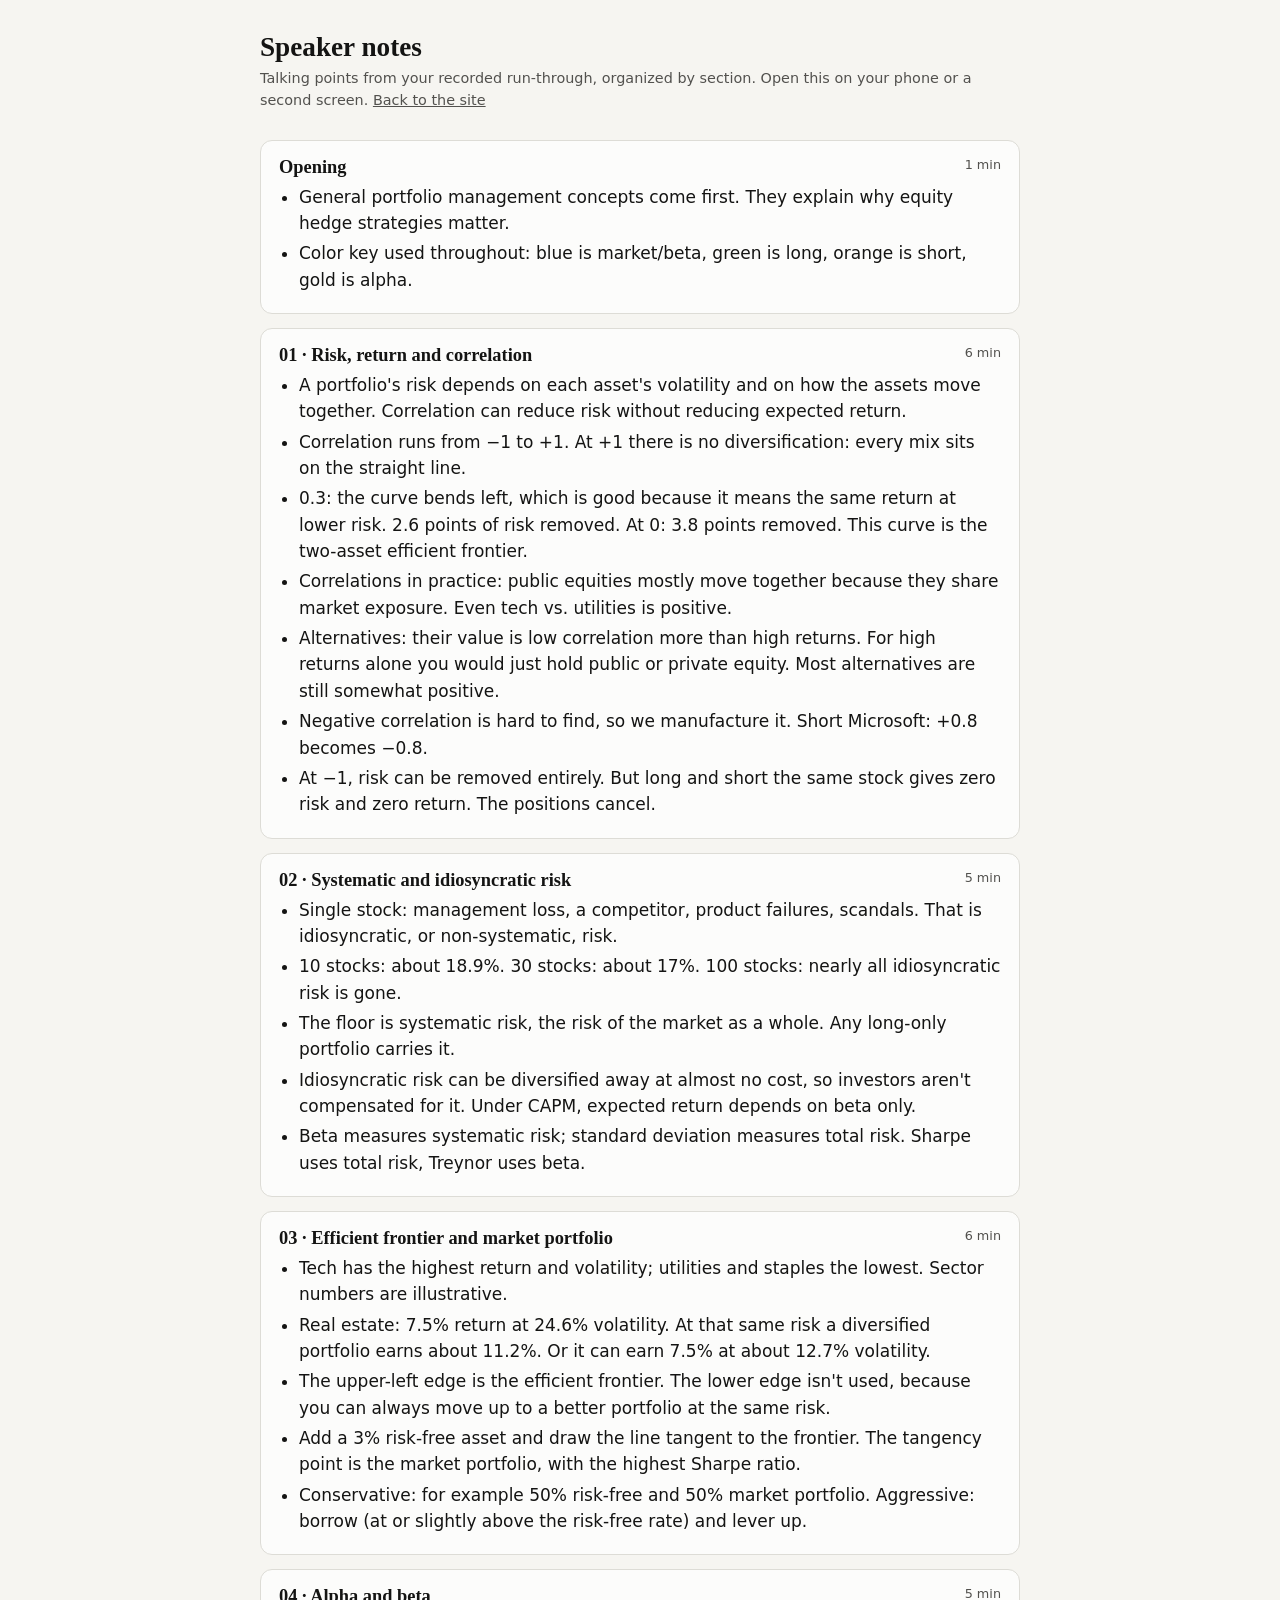
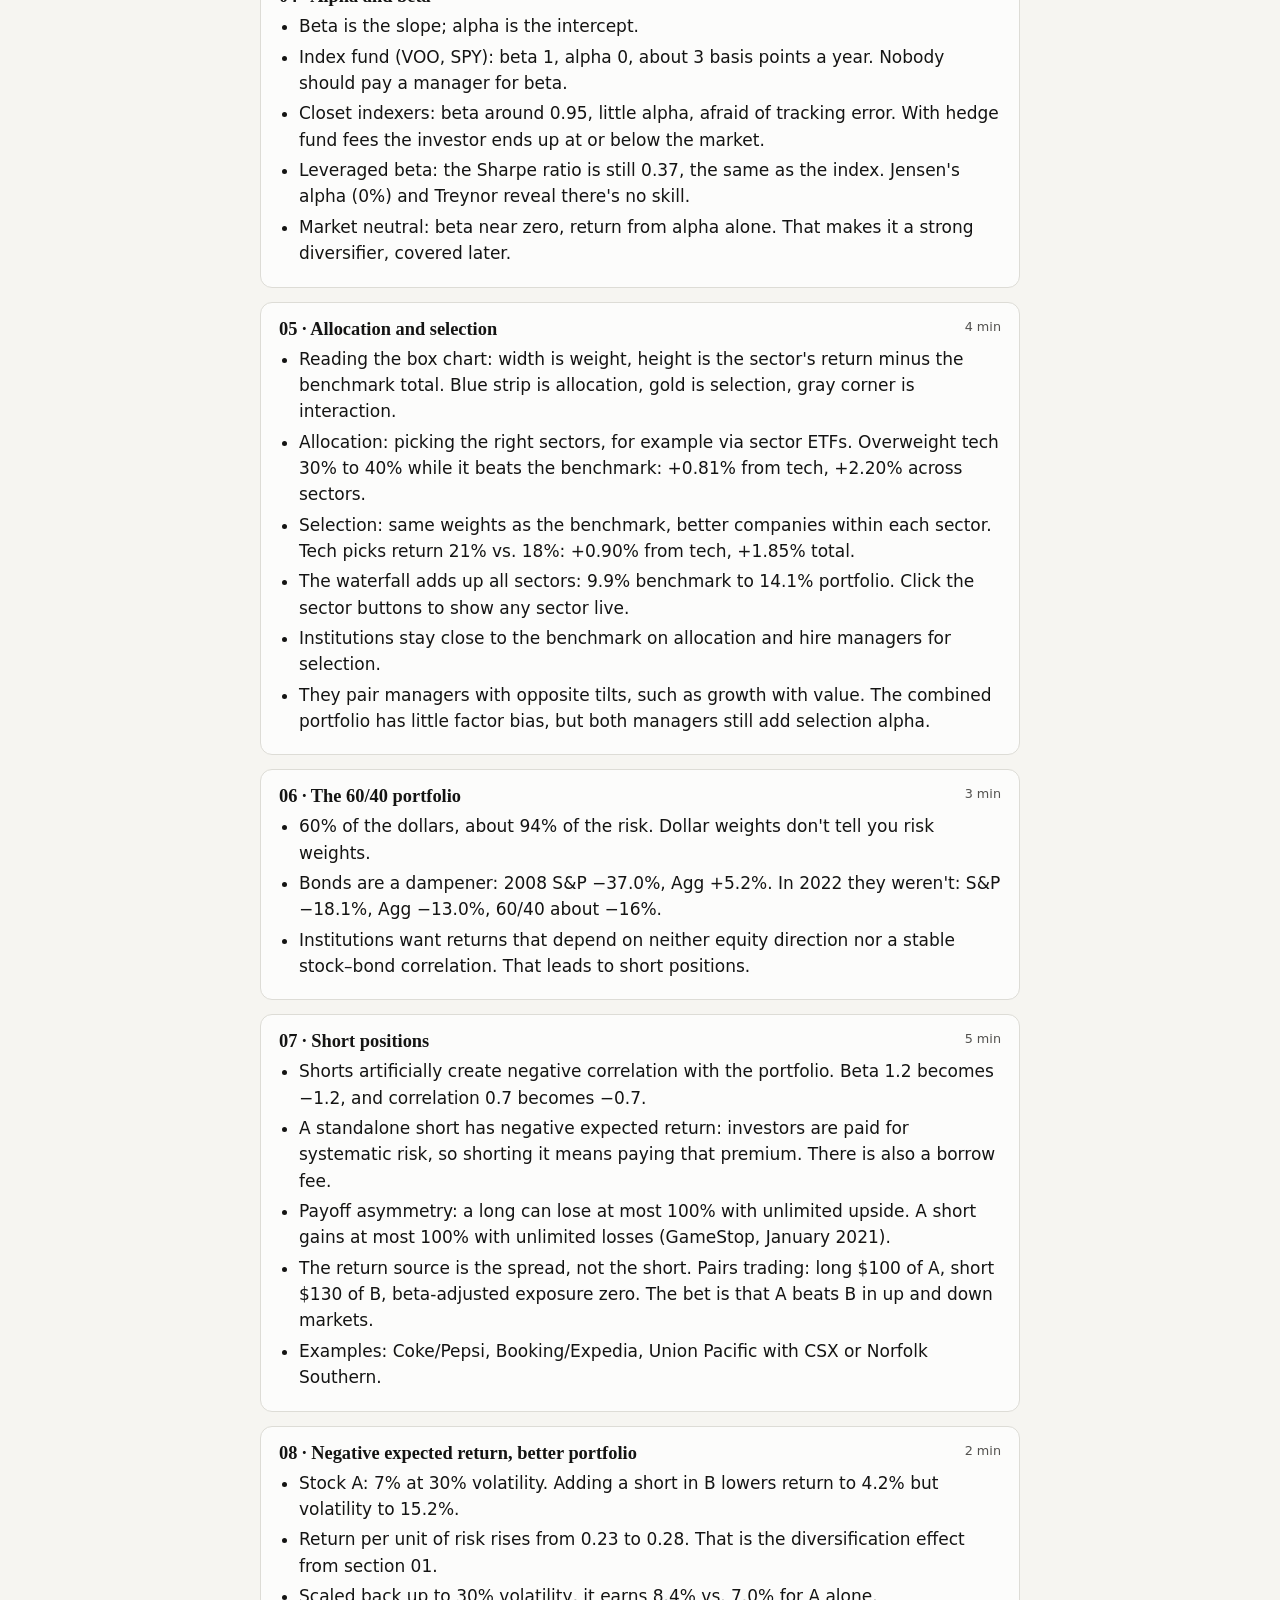
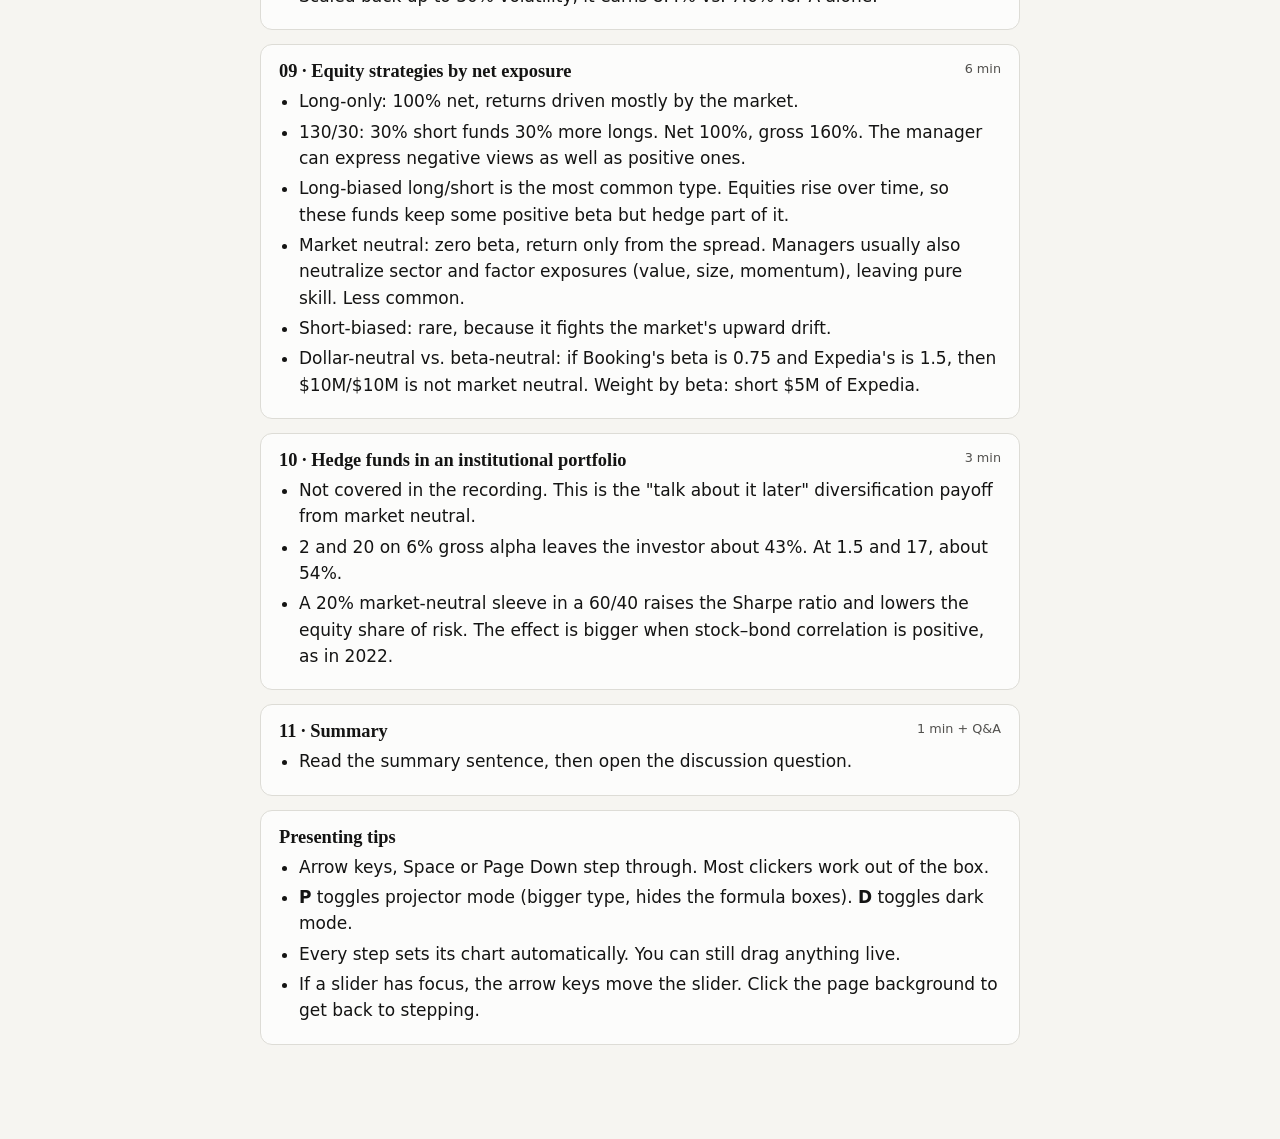
<file: notes.html>
<!doctype html>
<html lang="en">
<head>
<meta charset="utf-8">
<meta name="viewport" content="width=device-width, initial-scale=1">
<title>Speaker Notes</title>
<style>
  :root { color-scheme: light; --bg: #f6f5f1; --ink: #141413; --ink-2: #52514e; --line: #dddcd6; --accent: #eda100; --surface: #fcfcfb; }
  @media (prefers-color-scheme: dark) { :root:not([data-theme="light"]) { color-scheme: dark; --bg: #121211; --ink: #f4f3ef; --ink-2: #c3c2b7; --line: #353532; --accent: #c98500; --surface: #1a1a19; } }
  :root[data-theme="dark"] { color-scheme: dark; --bg: #121211; --ink: #f4f3ef; --ink-2: #c3c2b7; --line: #353532; --accent: #c98500; --surface: #1a1a19; }
  body { margin: 0; background: var(--bg); color: var(--ink); font: 17px/1.55 system-ui, -apple-system, "Segoe UI", Roboto, sans-serif; }
  main { max-width: 760px; margin: 0 auto; padding: 32px 16px 80px; }
  h1 { font: 600 1.7rem Georgia, serif; margin: 0 0 4px; }
  .meta { color: var(--ink-2); font-size: 0.9rem; margin-bottom: 28px; }
  section { background: var(--surface); border: 1px solid var(--line); border-radius: 12px; padding: 16px 18px; margin-bottom: 14px; }
  h2 { font: 600 1.15rem Georgia, serif; margin: 0 0 6px; display: flex; justify-content: space-between; gap: 12px; }
  h2 span { font: 500 0.8rem system-ui, sans-serif; color: var(--ink-2); white-space: nowrap; }
  ul { margin: 6px 0 0; padding-left: 20px; }
  li { margin-bottom: 4px; }
  .ask { border-left: 3px solid var(--accent); padding-left: 10px; margin-top: 8px; font-style: italic; }
  a { color: inherit; }
</style>
</head>
<body>
<main>
  <h1>Speaker notes</h1>
  <div class="meta">Talking points from your recorded run-through, organized by section. Open this on your phone or a second screen. <a href="index.html">Back to the site</a></div>

  <section><h2>Opening <span>1 min</span></h2>
    <ul>
      <li>General portfolio management concepts come first. They explain why equity hedge strategies matter.</li>
      <li>Color key used throughout: blue is market/beta, green is long, orange is short, gold is alpha.</li>
    </ul>
  </section>

  <section><h2>01 · Risk, return and correlation <span>6 min</span></h2>
    <ul>
      <li>A portfolio's risk depends on each asset's volatility and on how the assets move together. Correlation can reduce risk without reducing expected return.</li>
      <li>Correlation runs from −1 to +1. At +1 there is no diversification: every mix sits on the straight line.</li>
      <li>0.3: the curve bends left, which is good because it means the same return at lower risk. 2.6 points of risk removed. At 0: 3.8 points removed. This curve is the two-asset efficient frontier.</li>
      <li>Correlations in practice: public equities mostly move together because they share market exposure. Even tech vs. utilities is positive.</li>
      <li>Alternatives: their value is low correlation more than high returns. For high returns alone you would just hold public or private equity. Most alternatives are still somewhat positive.</li>
      <li>Negative correlation is hard to find, so we manufacture it. Short Microsoft: +0.8 becomes −0.8.</li>
      <li>At −1, risk can be removed entirely. But long and short the same stock gives zero risk and zero return. The positions cancel.</li>
    </ul>
  </section>

  <section><h2>02 · Systematic and idiosyncratic risk <span>5 min</span></h2>
    <ul>
      <li>Single stock: management loss, a competitor, product failures, scandals. That is idiosyncratic, or non-systematic, risk.</li>
      <li>10 stocks: about 18.9%. 30 stocks: about 17%. 100 stocks: nearly all idiosyncratic risk is gone.</li>
      <li>The floor is systematic risk, the risk of the market as a whole. Any long-only portfolio carries it.</li>
      <li>Idiosyncratic risk can be diversified away at almost no cost, so investors aren't compensated for it. Under CAPM, expected return depends on beta only.</li>
      <li>Beta measures systematic risk; standard deviation measures total risk. Sharpe uses total risk, Treynor uses beta.</li>
    </ul>
  </section>

  <section><h2>03 · Efficient frontier and market portfolio <span>6 min</span></h2>
    <ul>
      <li>Tech has the highest return and volatility; utilities and staples the lowest. Sector numbers are illustrative.</li>
      <li>Real estate: 7.5% return at 24.6% volatility. At that same risk a diversified portfolio earns about 11.2%. Or it can earn 7.5% at about 12.7% volatility.</li>
      <li>The upper-left edge is the efficient frontier. The lower edge isn't used, because you can always move up to a better portfolio at the same risk.</li>
      <li>Add a 3% risk-free asset and draw the line tangent to the frontier. The tangency point is the market portfolio, with the highest Sharpe ratio.</li>
      <li>Conservative: for example 50% risk-free and 50% market portfolio. Aggressive: borrow (at or slightly above the risk-free rate) and lever up.</li>
    </ul>
  </section>

  <section><h2>04 · Alpha and beta <span>5 min</span></h2>
    <ul>
      <li>Beta is the slope; alpha is the intercept.</li>
      <li>Index fund (VOO, SPY): beta 1, alpha 0, about 3 basis points a year. Nobody should pay a manager for beta.</li>
      <li>Closet indexers: beta around 0.95, little alpha, afraid of tracking error. With hedge fund fees the investor ends up at or below the market.</li>
      <li>Leveraged beta: the Sharpe ratio is still 0.37, the same as the index. Jensen's alpha (0%) and Treynor reveal there's no skill.</li>
      <li>Market neutral: beta near zero, return from alpha alone. That makes it a strong diversifier, covered later.</li>
    </ul>
  </section>

  <section><h2>05 · Allocation and selection <span>4 min</span></h2>
    <ul>
      <li>Reading the box chart: width is weight, height is the sector's return minus the benchmark total. Blue strip is allocation, gold is selection, gray corner is interaction.</li>
      <li>Allocation: picking the right sectors, for example via sector ETFs. Overweight tech 30% to 40% while it beats the benchmark: +0.81% from tech, +2.20% across sectors.</li>
      <li>Selection: same weights as the benchmark, better companies within each sector. Tech picks return 21% vs. 18%: +0.90% from tech, +1.85% total.</li>
      <li>The waterfall adds up all sectors: 9.9% benchmark to 14.1% portfolio. Click the sector buttons to show any sector live.</li>
      <li>Institutions stay close to the benchmark on allocation and hire managers for selection.</li>
      <li>They pair managers with opposite tilts, such as growth with value. The combined portfolio has little factor bias, but both managers still add selection alpha.</li>
    </ul>
  </section>

  <section><h2>06 · The 60/40 portfolio <span>3 min</span></h2>
    <ul>
      <li>60% of the dollars, about 94% of the risk. Dollar weights don't tell you risk weights.</li>
      <li>Bonds are a dampener: 2008 S&amp;P −37.0%, Agg +5.2%. In 2022 they weren't: S&amp;P −18.1%, Agg −13.0%, 60/40 about −16%.</li>
      <li>Institutions want returns that depend on neither equity direction nor a stable stock–bond correlation. That leads to short positions.</li>
    </ul>
  </section>

  <section><h2>07 · Short positions <span>5 min</span></h2>
    <ul>
      <li>Shorts artificially create negative correlation with the portfolio. Beta 1.2 becomes −1.2, and correlation 0.7 becomes −0.7.</li>
      <li>A standalone short has negative expected return: investors are paid for systematic risk, so shorting it means paying that premium. There is also a borrow fee.</li>
      <li>Payoff asymmetry: a long can lose at most 100% with unlimited upside. A short gains at most 100% with unlimited losses (GameStop, January 2021).</li>
      <li>The return source is the spread, not the short. Pairs trading: long $100 of A, short $130 of B, beta-adjusted exposure zero. The bet is that A beats B in up and down markets.</li>
      <li>Examples: Coke/Pepsi, Booking/Expedia, Union Pacific with CSX or Norfolk Southern.</li>
    </ul>
  </section>

  <section><h2>08 · Negative expected return, better portfolio <span>2 min</span></h2>
    <ul>
      <li>Stock A: 7% at 30% volatility. Adding a short in B lowers return to 4.2% but volatility to 15.2%.</li>
      <li>Return per unit of risk rises from 0.23 to 0.28. That is the diversification effect from section 01.</li>
      <li>Scaled back up to 30% volatility, it earns 8.4% vs. 7.0% for A alone.</li>
    </ul>
  </section>

  <section><h2>09 · Equity strategies by net exposure <span>6 min</span></h2>
    <ul>
      <li>Long-only: 100% net, returns driven mostly by the market.</li>
      <li>130/30: 30% short funds 30% more longs. Net 100%, gross 160%. The manager can express negative views as well as positive ones.</li>
      <li>Long-biased long/short is the most common type. Equities rise over time, so these funds keep some positive beta but hedge part of it.</li>
      <li>Market neutral: zero beta, return only from the spread. Managers usually also neutralize sector and factor exposures (value, size, momentum), leaving pure skill. Less common.</li>
      <li>Short-biased: rare, because it fights the market's upward drift.</li>
      <li>Dollar-neutral vs. beta-neutral: if Booking's beta is 0.75 and Expedia's is 1.5, then $10M/$10M is not market neutral. Weight by beta: short $5M of Expedia.</li>
    </ul>
  </section>

  <section><h2>10 · Hedge funds in an institutional portfolio <span>3 min</span></h2>
    <ul>
      <li>Not covered in the recording. This is the "talk about it later" diversification payoff from market neutral.</li>
      <li>2 and 20 on 6% gross alpha leaves the investor about 43%. At 1.5 and 17, about 54%.</li>
      <li>A 20% market-neutral sleeve in a 60/40 raises the Sharpe ratio and lowers the equity share of risk. The effect is bigger when stock–bond correlation is positive, as in 2022.</li>
    </ul>
  </section>

  <section><h2>11 · Summary <span>1 min + Q&amp;A</span></h2>
    <ul>
      <li>Read the summary sentence, then open the discussion question.</li>
    </ul>
  </section>

  <section><h2>Presenting tips</h2>
    <ul>
      <li>Arrow keys, Space or Page Down step through. Most clickers work out of the box.</li>
      <li><b>P</b> toggles projector mode (bigger type, hides the formula boxes). <b>D</b> toggles dark mode.</li>
      <li>Every step sets its chart automatically. You can still drag anything live.</li>
      <li>If a slider has focus, the arrow keys move the slider. Click the page background to get back to stepping.</li>
    </ul>
  </section>
</main>
</body>
</html>
</file>
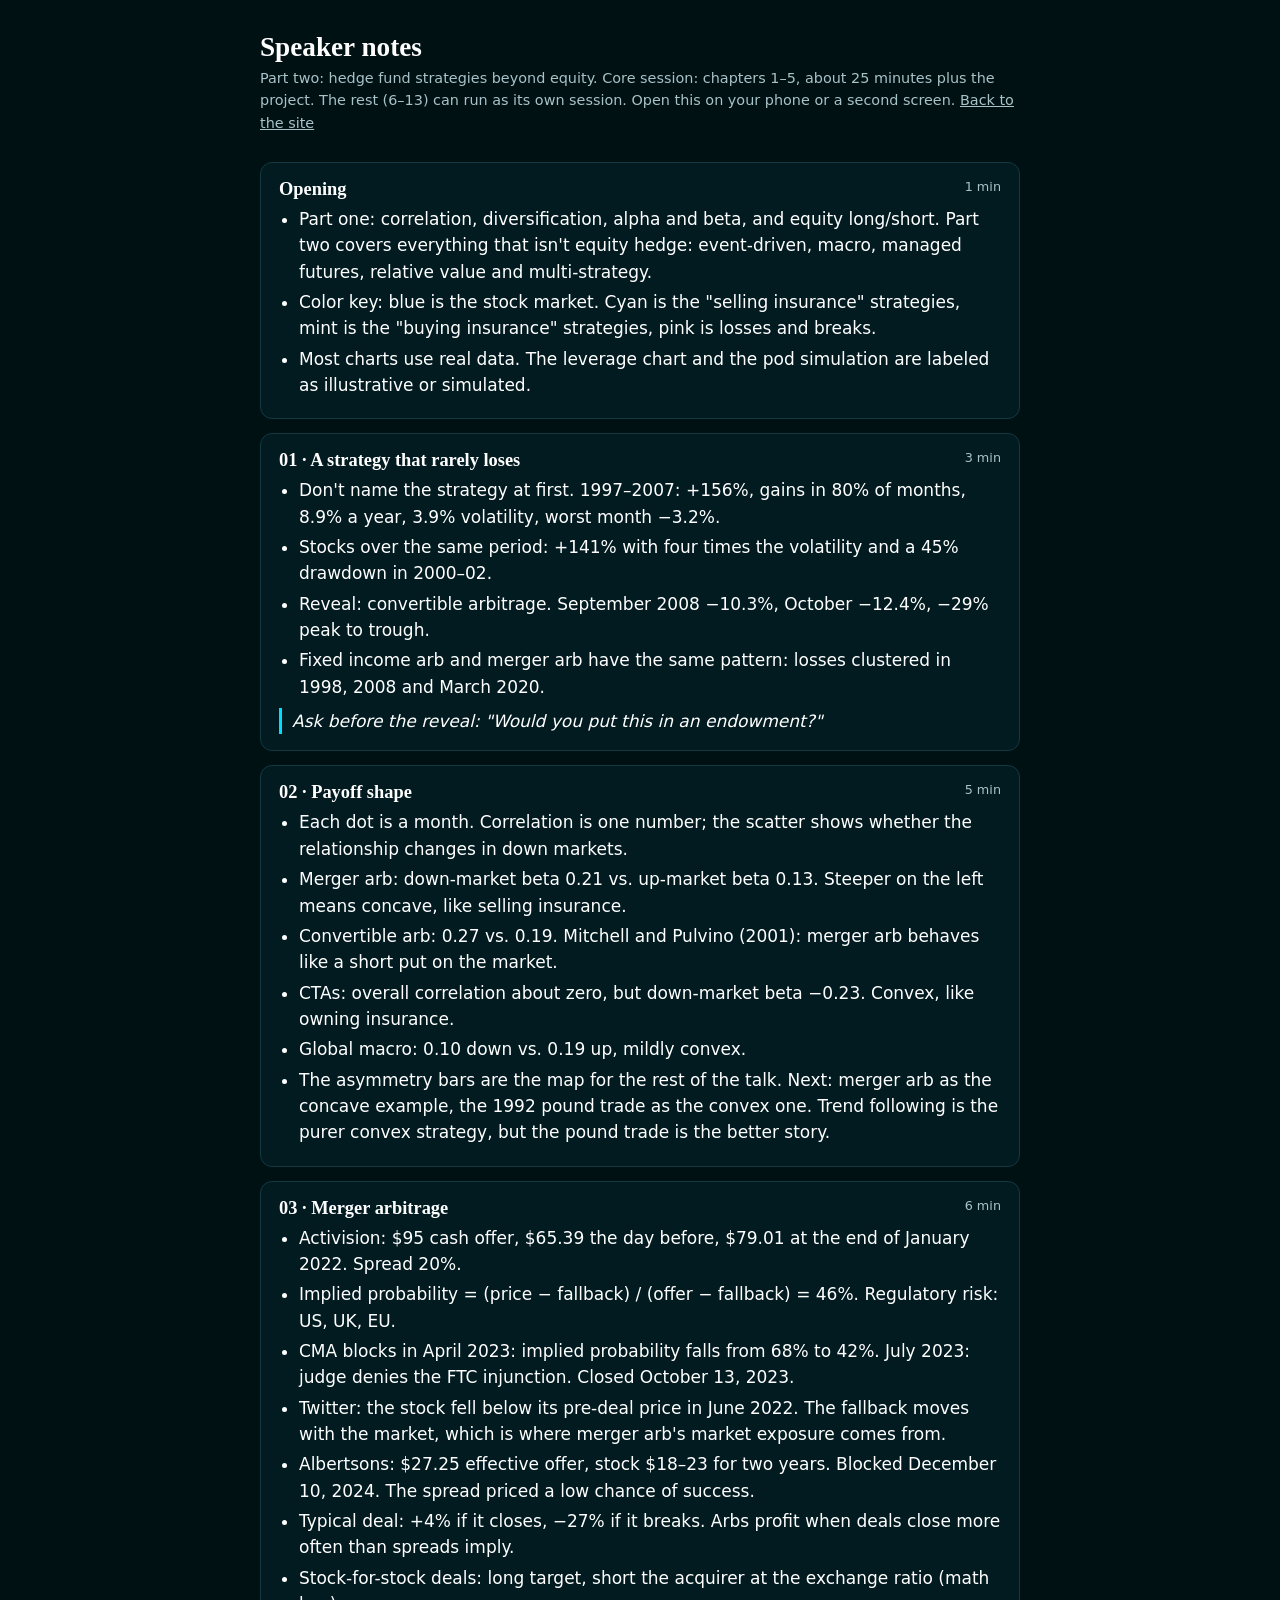
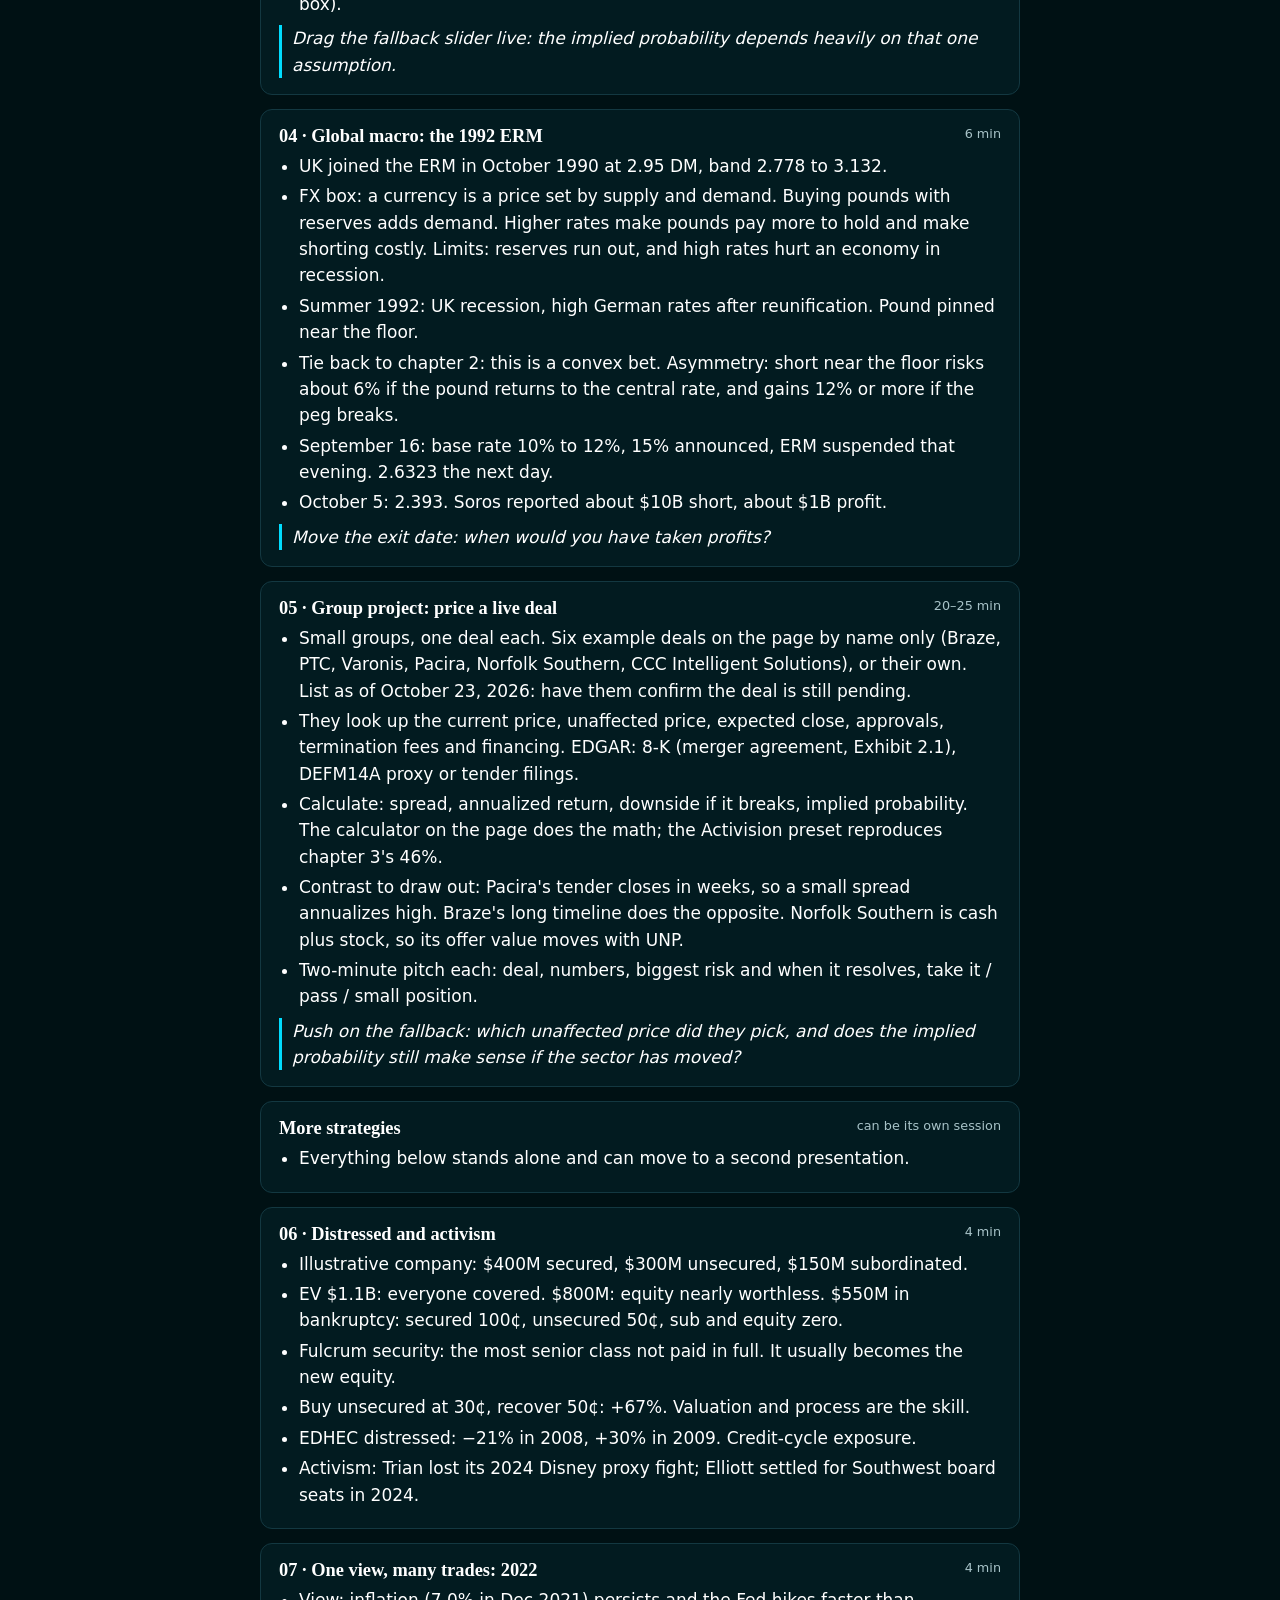
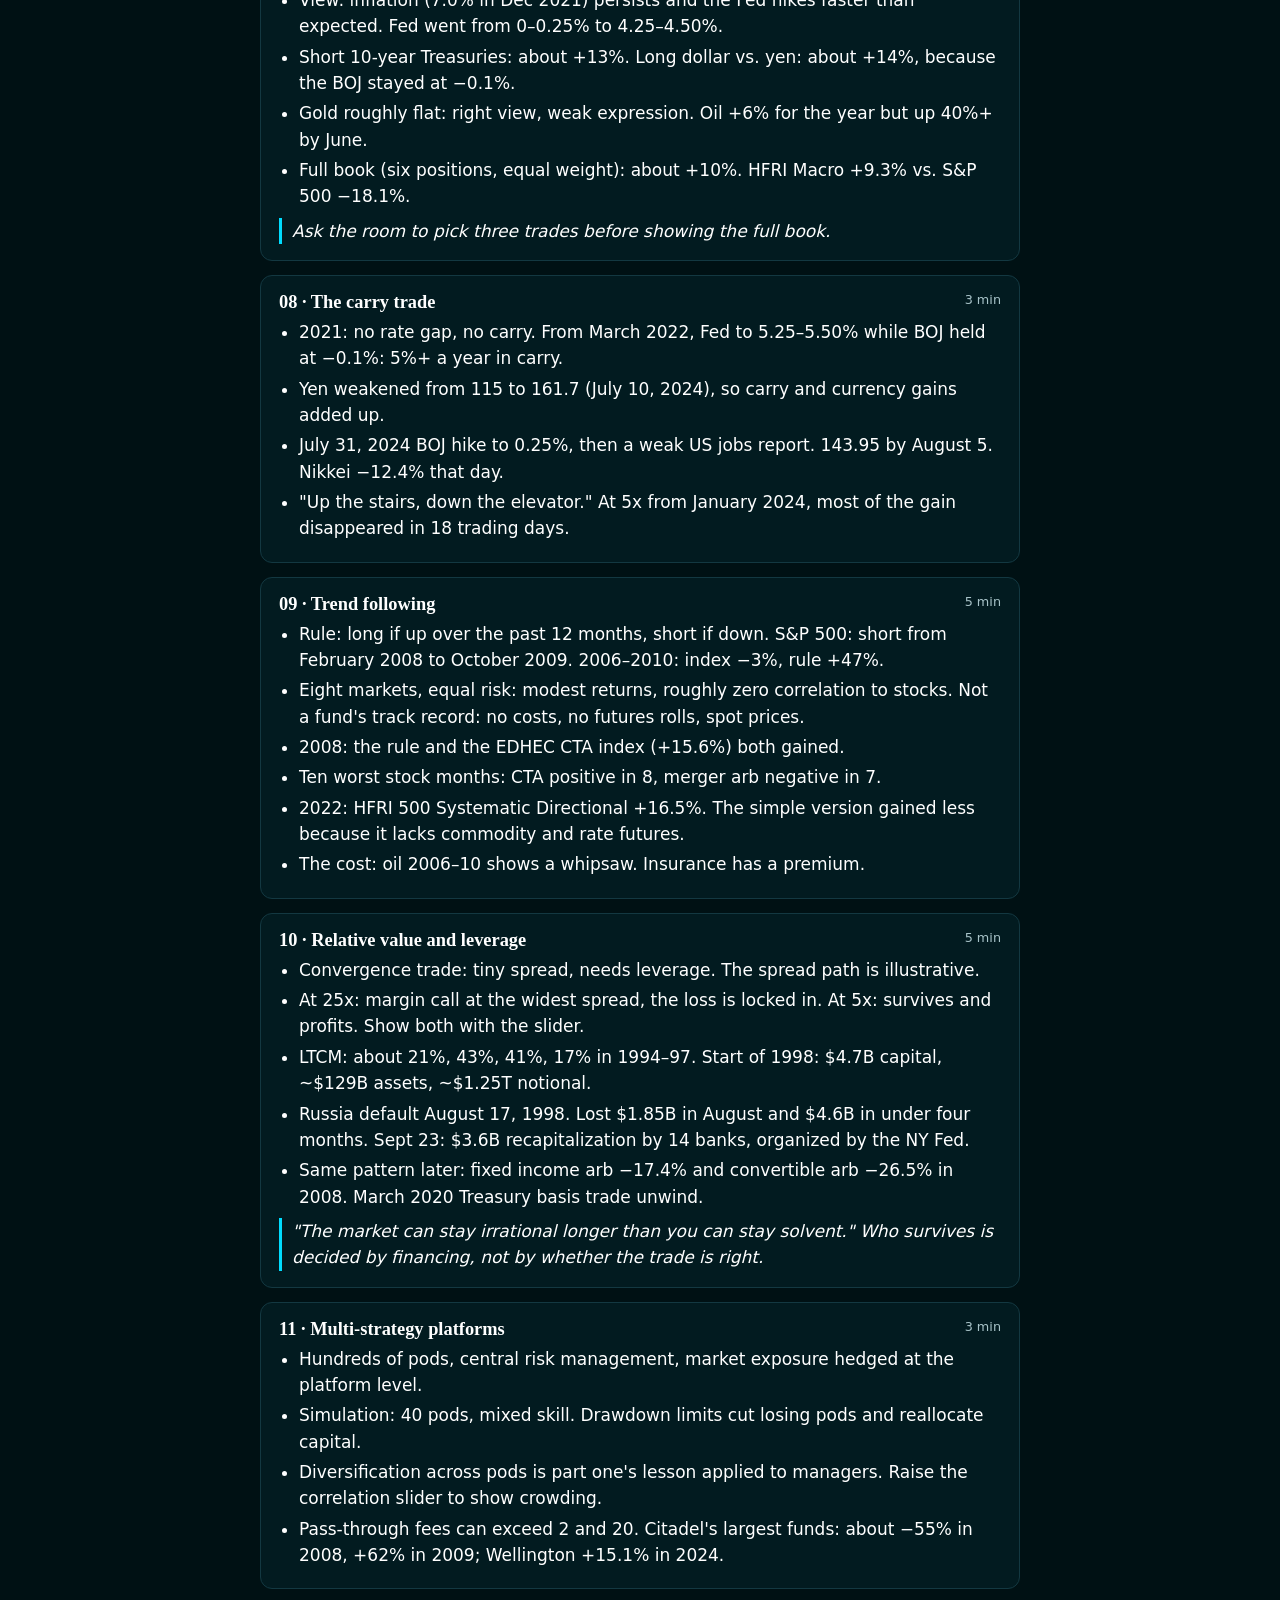
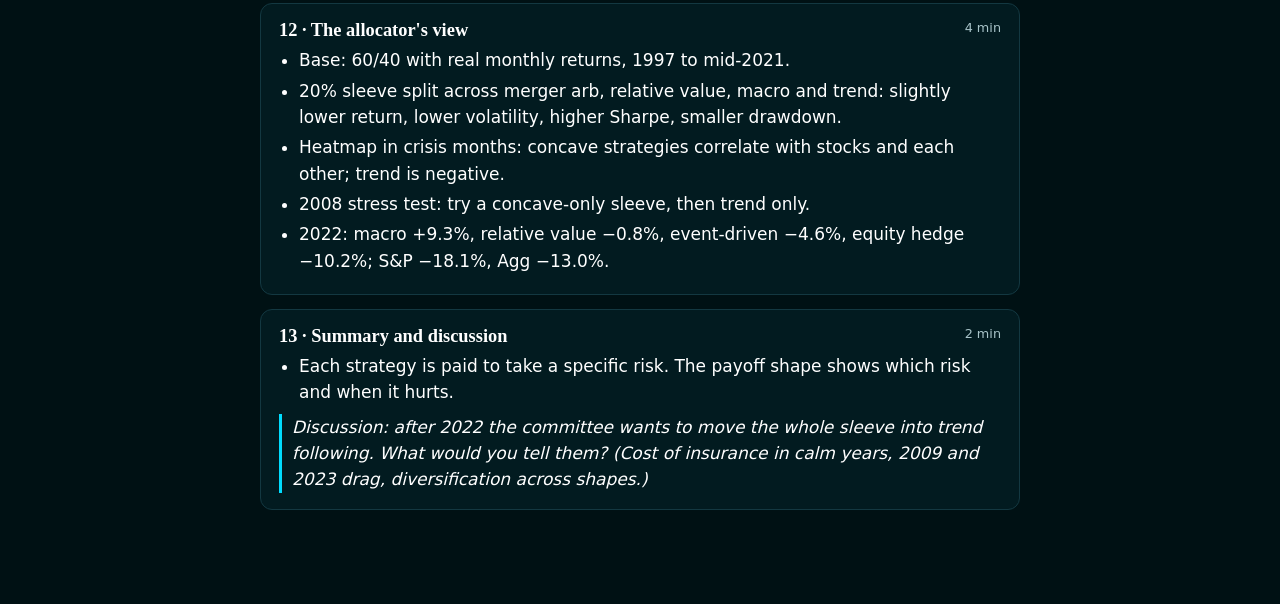
<file: part-two/notes.html>
<!doctype html>
<html lang="en">
<head>
<meta charset="utf-8">
<meta name="viewport" content="width=device-width, initial-scale=1">
<title>Speaker Notes</title>
<style>
  :root { color-scheme: dark; --bg: #001114; --ink: #ffffff; --ink-2: #a8c3c8; --line: #133841; --accent: #00ddff; --surface: #021b20; }
  :root[data-theme="light"] { color-scheme: light; --bg: #ffffff; --ink: #001114; --ink-2: #34545a; --line: #d2e2e5; --accent: #0091ad; --surface: #f5fafb; }
  body { margin: 0; background: var(--bg); color: var(--ink); font: 17px/1.55 system-ui, -apple-system, "Segoe UI", Roboto, sans-serif; }
  main { max-width: 760px; margin: 0 auto; padding: 32px 16px 80px; }
  h1 { font: 600 1.7rem Georgia, serif; margin: 0 0 4px; }
  .meta { color: var(--ink-2); font-size: 0.9rem; margin-bottom: 28px; }
  section { background: var(--surface); border: 1px solid var(--line); border-radius: 12px; padding: 16px 18px; margin-bottom: 14px; }
  h2 { font: 600 1.15rem Georgia, serif; margin: 0 0 6px; display: flex; justify-content: space-between; gap: 12px; }
  h2 span { font: 500 0.8rem system-ui, sans-serif; color: var(--ink-2); white-space: nowrap; }
  ul { margin: 6px 0 0; padding-left: 20px; }
  li { margin-bottom: 4px; }
  .ask { border-left: 3px solid var(--accent); padding-left: 10px; margin-top: 8px; font-style: italic; }
  a { color: inherit; }
</style>
<script>try { if (localStorage.getItem("p2-theme") === "light") document.documentElement.dataset.theme = "light"; } catch (e) {}</script>
</head>
<body>
<main>
  <h1>Speaker notes</h1>
  <div class="meta">Part two: hedge fund strategies beyond equity. Core session: chapters 1–5, about 25 minutes plus the project. The rest (6–13) can run as its own session. Open this on your phone or a second screen. <a href="index.html">Back to the site</a></div>

  <section><h2>Opening <span>1 min</span></h2>
    <ul>
      <li>Part one: correlation, diversification, alpha and beta, and equity long/short. Part two covers everything that isn't equity hedge: event-driven, macro, managed futures, relative value and multi-strategy.</li>
      <li>Color key: blue is the stock market. Cyan is the "selling insurance" strategies, mint is the "buying insurance" strategies, pink is losses and breaks.</li>
      <li>Most charts use real data. The leverage chart and the pod simulation are labeled as illustrative or simulated.</li>
    </ul>
  </section>

  <section><h2>01 · A strategy that rarely loses <span>3 min</span></h2>
    <ul>
      <li>Don't name the strategy at first. 1997–2007: +156%, gains in 80% of months, 8.9% a year, 3.9% volatility, worst month −3.2%.</li>
      <li>Stocks over the same period: +141% with four times the volatility and a 45% drawdown in 2000–02.</li>
      <li>Reveal: convertible arbitrage. September 2008 −10.3%, October −12.4%, −29% peak to trough.</li>
      <li>Fixed income arb and merger arb have the same pattern: losses clustered in 1998, 2008 and March 2020.</li>
    </ul>
    <div class="ask">Ask before the reveal: "Would you put this in an endowment?"</div>
  </section>

  <section><h2>02 · Payoff shape <span>5 min</span></h2>
    <ul>
      <li>Each dot is a month. Correlation is one number; the scatter shows whether the relationship changes in down markets.</li>
      <li>Merger arb: down-market beta 0.21 vs. up-market beta 0.13. Steeper on the left means concave, like selling insurance.</li>
      <li>Convertible arb: 0.27 vs. 0.19. Mitchell and Pulvino (2001): merger arb behaves like a short put on the market.</li>
      <li>CTAs: overall correlation about zero, but down-market beta −0.23. Convex, like owning insurance.</li>
      <li>Global macro: 0.10 down vs. 0.19 up, mildly convex.</li>
      <li>The asymmetry bars are the map for the rest of the talk. Next: merger arb as the concave example, the 1992 pound trade as the convex one. Trend following is the purer convex strategy, but the pound trade is the better story.</li>
    </ul>
  </section>

  <section><h2>03 · Merger arbitrage <span>6 min</span></h2>
    <ul>
      <li>Activision: $95 cash offer, $65.39 the day before, $79.01 at the end of January 2022. Spread 20%.</li>
      <li>Implied probability = (price − fallback) / (offer − fallback) = 46%. Regulatory risk: US, UK, EU.</li>
      <li>CMA blocks in April 2023: implied probability falls from 68% to 42%. July 2023: judge denies the FTC injunction. Closed October 13, 2023.</li>
      <li>Twitter: the stock fell below its pre-deal price in June 2022. The fallback moves with the market, which is where merger arb's market exposure comes from.</li>
      <li>Albertsons: $27.25 effective offer, stock $18–23 for two years. Blocked December 10, 2024. The spread priced a low chance of success.</li>
      <li>Typical deal: +4% if it closes, −27% if it breaks. Arbs profit when deals close more often than spreads imply.</li>
      <li>Stock-for-stock deals: long target, short the acquirer at the exchange ratio (math box).</li>
    </ul>
    <div class="ask">Drag the fallback slider live: the implied probability depends heavily on that one assumption.</div>
  </section>

  <section><h2>04 · Global macro: the 1992 ERM <span>6 min</span></h2>
    <ul>
      <li>UK joined the ERM in October 1990 at 2.95 DM, band 2.778 to 3.132.</li>
      <li>FX box: a currency is a price set by supply and demand. Buying pounds with reserves adds demand. Higher rates make pounds pay more to hold and make shorting costly. Limits: reserves run out, and high rates hurt an economy in recession.</li>
      <li>Summer 1992: UK recession, high German rates after reunification. Pound pinned near the floor.</li>
      <li>Tie back to chapter 2: this is a convex bet. Asymmetry: short near the floor risks about 6% if the pound returns to the central rate, and gains 12% or more if the peg breaks.</li>
      <li>September 16: base rate 10% to 12%, 15% announced, ERM suspended that evening. 2.6323 the next day.</li>
      <li>October 5: 2.393. Soros reported about $10B short, about $1B profit.</li>
    </ul>
    <div class="ask">Move the exit date: when would you have taken profits?</div>
  </section>

  <section><h2>05 · Group project: price a live deal <span>20–25 min</span></h2>
    <ul>
      <li>Small groups, one deal each. Six example deals on the page by name only (Braze, PTC, Varonis, Pacira, Norfolk Southern, CCC Intelligent Solutions), or their own. List as of October 23, 2026: have them confirm the deal is still pending.</li>
      <li>They look up the current price, unaffected price, expected close, approvals, termination fees and financing. EDGAR: 8-K (merger agreement, Exhibit 2.1), DEFM14A proxy or tender filings.</li>
      <li>Calculate: spread, annualized return, downside if it breaks, implied probability. The calculator on the page does the math; the Activision preset reproduces chapter 3's 46%.</li>
      <li>Contrast to draw out: Pacira's tender closes in weeks, so a small spread annualizes high. Braze's long timeline does the opposite. Norfolk Southern is cash plus stock, so its offer value moves with UNP.</li>
      <li>Two-minute pitch each: deal, numbers, biggest risk and when it resolves, take it / pass / small position.</li>
    </ul>
    <div class="ask">Push on the fallback: which unaffected price did they pick, and does the implied probability still make sense if the sector has moved?</div>
  </section>

  <section><h2>More strategies <span>can be its own session</span></h2>
    <ul><li>Everything below stands alone and can move to a second presentation.</li></ul>
  </section>

  <section><h2>06 · Distressed and activism <span>4 min</span></h2>
    <ul>
      <li>Illustrative company: $400M secured, $300M unsecured, $150M subordinated.</li>
      <li>EV $1.1B: everyone covered. $800M: equity nearly worthless. $550M in bankruptcy: secured 100¢, unsecured 50¢, sub and equity zero.</li>
      <li>Fulcrum security: the most senior class not paid in full. It usually becomes the new equity.</li>
      <li>Buy unsecured at 30¢, recover 50¢: +67%. Valuation and process are the skill.</li>
      <li>EDHEC distressed: −21% in 2008, +30% in 2009. Credit-cycle exposure.</li>
      <li>Activism: Trian lost its 2024 Disney proxy fight; Elliott settled for Southwest board seats in 2024.</li>
    </ul>
  </section>

  <section><h2>07 · One view, many trades: 2022 <span>4 min</span></h2>
    <ul>
      <li>View: inflation (7.0% in Dec 2021) persists and the Fed hikes faster than expected. Fed went from 0–0.25% to 4.25–4.50%.</li>
      <li>Short 10-year Treasuries: about +13%. Long dollar vs. yen: about +14%, because the BOJ stayed at −0.1%.</li>
      <li>Gold roughly flat: right view, weak expression. Oil +6% for the year but up 40%+ by June.</li>
      <li>Full book (six positions, equal weight): about +10%. HFRI Macro +9.3% vs. S&amp;P 500 −18.1%.</li>
    </ul>
    <div class="ask">Ask the room to pick three trades before showing the full book.</div>
  </section>

  <section><h2>08 · The carry trade <span>3 min</span></h2>
    <ul>
      <li>2021: no rate gap, no carry. From March 2022, Fed to 5.25–5.50% while BOJ held at −0.1%: 5%+ a year in carry.</li>
      <li>Yen weakened from 115 to 161.7 (July 10, 2024), so carry and currency gains added up.</li>
      <li>July 31, 2024 BOJ hike to 0.25%, then a weak US jobs report. 143.95 by August 5. Nikkei −12.4% that day.</li>
      <li>"Up the stairs, down the elevator." At 5x from January 2024, most of the gain disappeared in 18 trading days.</li>
    </ul>
  </section>

  <section><h2>09 · Trend following <span>5 min</span></h2>
    <ul>
      <li>Rule: long if up over the past 12 months, short if down. S&amp;P 500: short from February 2008 to October 2009. 2006–2010: index −3%, rule +47%.</li>
      <li>Eight markets, equal risk: modest returns, roughly zero correlation to stocks. Not a fund's track record: no costs, no futures rolls, spot prices.</li>
      <li>2008: the rule and the EDHEC CTA index (+15.6%) both gained.</li>
      <li>Ten worst stock months: CTA positive in 8, merger arb negative in 7.</li>
      <li>2022: HFRI 500 Systematic Directional +16.5%. The simple version gained less because it lacks commodity and rate futures.</li>
      <li>The cost: oil 2006–10 shows a whipsaw. Insurance has a premium.</li>
    </ul>
  </section>

  <section><h2>10 · Relative value and leverage <span>5 min</span></h2>
    <ul>
      <li>Convergence trade: tiny spread, needs leverage. The spread path is illustrative.</li>
      <li>At 25x: margin call at the widest spread, the loss is locked in. At 5x: survives and profits. Show both with the slider.</li>
      <li>LTCM: about 21%, 43%, 41%, 17% in 1994–97. Start of 1998: $4.7B capital, ~$129B assets, ~$1.25T notional.</li>
      <li>Russia default August 17, 1998. Lost $1.85B in August and $4.6B in under four months. Sept 23: $3.6B recapitalization by 14 banks, organized by the NY Fed.</li>
      <li>Same pattern later: fixed income arb −17.4% and convertible arb −26.5% in 2008. March 2020 Treasury basis trade unwind.</li>
    </ul>
    <div class="ask">"The market can stay irrational longer than you can stay solvent." Who survives is decided by financing, not by whether the trade is right.</div>
  </section>

  <section><h2>11 · Multi-strategy platforms <span>3 min</span></h2>
    <ul>
      <li>Hundreds of pods, central risk management, market exposure hedged at the platform level.</li>
      <li>Simulation: 40 pods, mixed skill. Drawdown limits cut losing pods and reallocate capital.</li>
      <li>Diversification across pods is part one's lesson applied to managers. Raise the correlation slider to show crowding.</li>
      <li>Pass-through fees can exceed 2 and 20. Citadel's largest funds: about −55% in 2008, +62% in 2009; Wellington +15.1% in 2024.</li>
    </ul>
  </section>

  <section><h2>12 · The allocator's view <span>4 min</span></h2>
    <ul>
      <li>Base: 60/40 with real monthly returns, 1997 to mid-2021.</li>
      <li>20% sleeve split across merger arb, relative value, macro and trend: slightly lower return, lower volatility, higher Sharpe, smaller drawdown.</li>
      <li>Heatmap in crisis months: concave strategies correlate with stocks and each other; trend is negative.</li>
      <li>2008 stress test: try a concave-only sleeve, then trend only.</li>
      <li>2022: macro +9.3%, relative value −0.8%, event-driven −4.6%, equity hedge −10.2%; S&amp;P −18.1%, Agg −13.0%.</li>
    </ul>
  </section>

  <section><h2>13 · Summary and discussion <span>2 min</span></h2>
    <ul>
      <li>Each strategy is paid to take a specific risk. The payoff shape shows which risk and when it hurts.</li>
    </ul>
    <div class="ask">Discussion: after 2022 the committee wants to move the whole sleeve into trend following. What would you tell them? (Cost of insurance in calm years, 2009 and 2023 drag, diversification across shapes.)</div>
  </section>
</main>
</body>
</html>
</file>
<file: css/style.css>
/* ---------- Tokens ---------- */
:root {
  color-scheme: light;
  --bg: #f6f5f1;
  --surface: #fcfcfb;
  --surface-2: #efeee9;
  --ink: #141413;
  --ink-2: #52514e;
  --ink-3: #85847f;
  --line: #dddcd6;
  --grid: #e9e8e3;

  /* Semantic colors, used consistently across every chart */
  --market: #2a78d6;   /* systematic risk, beta, the market */
  --long: #1baf7a;     /* long positions */
  --short: #eb6834;    /* short positions */
  --alpha: #eda100;    /* alpha, skill, stock-specific return */
  --idio: #4a3aa7;     /* idiosyncratic (diversifiable) risk */
  --bonds: #e87ba4;    /* bonds */
  --neg: #e34948;

  --font: "Inter", system-ui, -apple-system, "Segoe UI", Roboto, sans-serif;
  --serif: "Fraunces", Georgia, "Times New Roman", serif;
  --base: 18px;
}
@media (prefers-color-scheme: dark) {
  :root:not([data-theme="light"]) {
    color-scheme: dark;
    --bg: #121211;
    --surface: #1a1a19;
    --surface-2: #232321;
    --ink: #f4f3ef;
    --ink-2: #c3c2b7;
    --ink-3: #8d8c85;
    --line: #353532;
    --grid: #2a2a28;
    --market: #3987e5;
    --long: #199e70;
    --short: #d95926;
    --alpha: #c98500;
    --idio: #9085e9;
    --bonds: #d55181;
    --neg: #e66767;
  }
}
:root[data-theme="dark"] {
  color-scheme: dark;
  --bg: #121211;
  --surface: #1a1a19;
  --surface-2: #232321;
  --ink: #f4f3ef;
  --ink-2: #c3c2b7;
  --ink-3: #8d8c85;
  --line: #353532;
  --grid: #2a2a28;
  --market: #3987e5;
  --long: #199e70;
  --short: #d95926;
  --alpha: #c98500;
  --idio: #9085e9;
  --bonds: #d55181;
  --neg: #e66767;
}
:root.big { --base: 22px; }

/* ---------- Base ---------- */
* { box-sizing: border-box; }
html { scroll-behavior: smooth; font-size: var(--base); }
body {
  margin: 0;
  background: var(--bg);
  color: var(--ink);
  font-family: var(--font);
  line-height: 1.55;
  -webkit-font-smoothing: antialiased;
}
h1, h2, h3 { font-family: var(--serif); font-weight: 600; letter-spacing: -0.01em; line-height: 1.1; margin: 0; }
p { margin: 0 0 0.8em; }
strong { font-weight: 650; }
a { color: var(--market); }
button { font: inherit; }

.c-market { color: var(--market); font-weight: 650; }
.c-long { color: var(--long); font-weight: 650; }
.c-short { color: var(--short); font-weight: 650; }
.c-alpha { color: var(--alpha); font-weight: 650; }
.c-idio { color: var(--idio); font-weight: 650; }
.c-bonds { color: var(--bonds); font-weight: 650; }
/* Colored words also carry a small swatch so meaning isn't color-alone */
.sw::before { content: ""; display: inline-block; width: 0.6em; height: 0.6em; border-radius: 2px; background: currentColor; margin-right: 0.3em; vertical-align: 0.05em; }

/* ---------- Chrome: progress, nav, toolbar ---------- */
#progress { position: fixed; top: 0; left: 0; height: 3px; width: 0; background: linear-gradient(90deg, var(--market), var(--long), var(--alpha), var(--short)); z-index: 50; }
#dots { position: fixed; right: 14px; top: 50%; transform: translateY(-50%); display: flex; flex-direction: column; gap: 10px; z-index: 40; }
#dots a { width: 10px; height: 10px; border-radius: 50%; background: var(--line); display: block; position: relative; }
#dots a.on { background: var(--ink); }
#dots a span { position: absolute; right: 18px; top: 50%; transform: translateY(-50%); white-space: nowrap; font-size: 0.7rem; color: var(--ink-2); background: var(--surface); border: 1px solid var(--line); padding: 2px 8px; border-radius: 6px; opacity: 0; pointer-events: none; transition: opacity .15s; }
#dots a:hover span { opacity: 1; }
#toolbar { position: fixed; left: 14px; bottom: 14px; display: flex; gap: 6px; z-index: 40; }
#toolbar button { background: var(--surface); color: var(--ink-2); border: 1px solid var(--line); border-radius: 8px; padding: 4px 10px; font-size: 0.7rem; cursor: pointer; }
#toolbar button:hover { color: var(--ink); }

/* ---------- Hero ---------- */
.hero { min-height: 100vh; display: grid; place-items: center; padding: 8vh 24px; position: relative; overflow: hidden; }
.hero-inner { max-width: 980px; width: 100%; }
.hero .kicker { font-size: 0.8rem; text-transform: uppercase; letter-spacing: 0.14em; color: var(--ink-2); margin-bottom: 1.2rem; }
.hero h1 { font-size: clamp(2.6rem, 7vw, 5.4rem); }
.hero h1 em { font-style: italic; color: var(--alpha); }
.hero .sub { font-size: 1.15rem; color: var(--ink-2); max-width: 640px; margin-top: 1.4rem; }
.hero .legend-row { display: flex; flex-wrap: wrap; gap: 8px 18px; margin-top: 2.2rem; font-size: 0.8rem; color: var(--ink-2); }
.hero .legend-row span { display: inline-flex; align-items: center; gap: 6px; }
.hero .legend-row i { width: 12px; height: 12px; border-radius: 3px; display: inline-block; }
.hero-foot { display: flex; align-items: flex-end; justify-content: space-between; gap: 24px; margin-top: 3rem; flex-wrap: wrap; }
.qr { display: flex; align-items: center; gap: 12px; font-size: 0.75rem; color: var(--ink-2); }
.qr #qrcode { background: #fff; padding: 6px; border-radius: 8px; line-height: 0; }
.qr #qrcode svg, .qr #qrcode img { width: 96px; height: 96px; }
.keys { font-size: 0.75rem; color: var(--ink-3); }
kbd { font-family: inherit; font-size: 0.7rem; border: 1px solid var(--line); border-bottom-width: 2px; border-radius: 4px; padding: 0 5px; background: var(--surface); color: var(--ink-2); }
.hero-bg { position: absolute; inset: 0; z-index: -1; opacity: 0.5; }

/* ---------- Chapter heads ---------- */
.chapter-head { min-height: 82vh; display: grid; align-content: center; padding: 10vh max(24px, 8vw); max-width: 1200px; margin: 0 auto; }
.chapter-head .num { font-family: var(--serif); font-size: 1rem; color: var(--ink-3); margin-bottom: 0.6rem; }
.chapter-head h2 { font-size: clamp(2.2rem, 5.5vw, 4.2rem); max-width: 16ch; }
.chapter-head .lede { font-size: 1.2rem; color: var(--ink-2); max-width: 46ch; margin-top: 1.2rem; }
.chapter-head .bar { width: 64px; height: 6px; border-radius: 3px; margin-bottom: 1.4rem; }

/* ---------- Scrollytelling ---------- */
.scrolly { display: grid; grid-template-columns: minmax(300px, 2fr) 3fr; gap: 40px; padding: 0 max(24px, 4vw) 10vh; max-width: 1500px; margin: 0 auto; }
.steps { padding: 8vh 0 30vh; }
.step { min-height: 78vh; display: flex; align-items: center; }
.step:last-child { min-height: 60vh; }
.step .card { background: var(--surface); border: 1px solid var(--line); border-radius: 14px; padding: 22px 24px; opacity: 0.35; transition: opacity .3s, border-color .3s; max-width: 520px; }
.step.is-active .card { opacity: 1; border-color: var(--ink-3); }
.step h3 { font-size: 1.35rem; margin-bottom: 0.6rem; }
.step p { font-size: 1rem; }
.step p:last-child { margin-bottom: 0; }
.step .note { font-size: 0.8rem; color: var(--ink-3); }

.figure { position: sticky; top: 6vh; height: 88vh; display: flex; flex-direction: column; gap: 12px; padding: 18px; background: var(--surface); border: 1px solid var(--line); border-radius: 18px; margin-top: 6vh; }
.fig-title { font-size: 0.85rem; font-weight: 600; color: var(--ink); display: flex; justify-content: space-between; gap: 12px; align-items: baseline; }
.fig-title .src { font-weight: 400; color: var(--ink-3); font-size: 0.72rem; text-align: right; }
.chart { flex: 1 1 auto; min-height: 0; position: relative; }
.chart svg { display: block; width: 100%; height: 100%; overflow: visible; }

/* ---------- Readouts (stat tiles) ---------- */
.readouts { display: grid; grid-template-columns: repeat(auto-fit, minmax(110px, 1fr)); gap: 8px; }
.tile { background: var(--surface-2); border-radius: 10px; padding: 8px 12px; }
.tile .k { font-size: 0.66rem; color: var(--ink-2); text-transform: uppercase; letter-spacing: 0.06em; }
.tile .v { font-size: 1.35rem; font-weight: 650; font-variant-numeric: tabular-nums; line-height: 1.2; }
.tile .d { font-size: 0.68rem; color: var(--ink-3); }
.tile.hl { outline: 2px solid var(--alpha); outline-offset: -2px; }

/* ---------- Controls ---------- */
.controls { display: flex; flex-wrap: wrap; gap: 10px 22px; align-items: center; }
.ctl { display: flex; flex-direction: column; gap: 2px; min-width: 150px; flex: 1 1 160px; }
.ctl label { font-size: 0.72rem; color: var(--ink-2); display: flex; justify-content: space-between; gap: 8px; }
.ctl label b { color: var(--ink); font-variant-numeric: tabular-nums; }
input[type=range] { width: 100%; accent-color: var(--ink); height: 22px; }
.btns { display: flex; flex-wrap: wrap; gap: 6px; }
.btn { background: var(--surface); border: 1px solid var(--line); color: var(--ink-2); border-radius: 999px; padding: 4px 12px; font-size: 0.75rem; cursor: pointer; }
.btn:hover { color: var(--ink); border-color: var(--ink-3); }
.btn.on { background: var(--ink); color: var(--bg); border-color: var(--ink); }
.btn-label { font-size: 0.68rem; color: var(--ink-3); text-transform: uppercase; letter-spacing: 0.06em; margin-right: 4px; align-self: center; }

/* ---------- Charts ---------- */
.axis text { fill: var(--ink-2); font-size: 11px; font-family: var(--font); }
.axis path, .axis line { stroke: var(--line); }
.grid line { stroke: var(--grid); }
.grid path { display: none; }
.axis-label { fill: var(--ink-2); font-size: 11px; font-family: var(--font); }
.lbl { fill: var(--ink); font-size: 12px; font-family: var(--font); font-weight: 600; }
.lbl-2 { fill: var(--ink-2); font-size: 11px; font-family: var(--font); }
.halo { paint-order: stroke; stroke: var(--surface); stroke-width: 4px; stroke-linejoin: round; }
.zero { stroke: var(--ink-3); stroke-width: 1; }

#tip { position: fixed; pointer-events: none; z-index: 60; background: var(--ink); color: var(--bg); font-size: 0.72rem; padding: 6px 9px; border-radius: 6px; opacity: 0; transition: opacity .1s; max-width: 240px; line-height: 1.35; }

/* ---------- Math boxes ---------- */
details.math { margin-top: 10px; font-size: 0.85rem; color: var(--ink-2); }
details.math summary { cursor: pointer; color: var(--ink-3); font-size: 0.78rem; }
details.math .eq { font-family: ui-monospace, SFMono-Regular, Menlo, monospace; font-size: 0.8rem; background: var(--surface-2); padding: 8px 10px; border-radius: 8px; margin-top: 6px; color: var(--ink); white-space: pre-wrap; }
:root.big details.math { display: none; }

/* ---------- Table (attribution) ---------- */
table.attr { width: 100%; border-collapse: collapse; font-size: 0.75rem; font-variant-numeric: tabular-nums; }
table.attr th { text-align: right; font-weight: 500; color: var(--ink-2); padding: 3px 6px; border-bottom: 1px solid var(--line); }
table.attr th:first-child, table.attr td:first-child { text-align: left; }
table.attr td { text-align: right; padding: 2px 6px; border-bottom: 1px solid var(--grid); }
table.attr input { width: 58px; font: inherit; text-align: right; background: var(--surface-2); color: var(--ink); border: 1px solid var(--line); border-radius: 5px; padding: 1px 4px; }
table.attr tr.total td { font-weight: 650; border-bottom: none; }
.warn { color: var(--neg); font-size: 0.72rem; }

/* ---------- Spectrum bar ---------- */
.spectrum { position: relative; height: 54px; }
.spectrum .zones { display: flex; height: 22px; border-radius: 6px; overflow: hidden; gap: 2px; }
.spectrum .zone { display: grid; place-items: center; font-size: 0.62rem; color: var(--ink-2); background: var(--surface-2); white-space: nowrap; overflow: hidden; }
.spectrum .zone.on { background: var(--ink); color: var(--bg); }
.spectrum .marker { position: absolute; top: 24px; transform: translateX(-50%); font-size: 0.7rem; font-weight: 650; transition: left .25s; white-space: nowrap; }
.spectrum .marker::before { content: "▲"; display: block; text-align: center; font-size: 0.7rem; line-height: 1; }

/* ---------- Full-width panels (close) ---------- */
.panel { max-width: 1000px; margin: 0 auto; padding: 14vh 24px; }
.bigquote { font-family: var(--serif); font-size: clamp(1.6rem, 3.6vw, 2.6rem); line-height: 1.25; }
.bigquote mark { background: none; color: var(--alpha); }
.recap { display: grid; grid-template-columns: repeat(auto-fit, minmax(170px, 1fr)); gap: 14px; margin-top: 3rem; }
.recap div { background: var(--surface); border: 1px solid var(--line); border-radius: 14px; padding: 16px 18px; font-size: 0.9rem; }
.recap b { display: block; font-family: var(--serif); font-size: 1.1rem; margin-bottom: 4px; }
.question { margin-top: 3rem; padding: 22px 24px; border-radius: 14px; border: 2px solid var(--alpha); background: var(--surface); }
.question .k { font-size: 0.7rem; text-transform: uppercase; letter-spacing: 0.1em; color: var(--ink-3); margin-bottom: 6px; }
footer { text-align: center; color: var(--ink-3); font-size: 0.75rem; padding: 8vh 24px; }

/* ---------- Mobile ---------- */
@media (max-width: 900px) {
  :root { --base: 16px; }
  #dots { display: none; }
  .scrolly { grid-template-columns: 1fr; gap: 0; padding: 0 12px 10vh; }
  .figure { order: -1; top: 0; height: 64vh; margin-top: 0; border-radius: 0 0 14px 14px; padding: 10px; z-index: 5; gap: 6px; }
  /* On phones the scroll steps drive every chart, so sliders and buttons are hidden to give the chart room */
  .figure .controls, .fig-title .src, .tile .d { display: none; }
  .readouts { grid-template-columns: repeat(2, 1fr); gap: 4px; }
  .tile { padding: 4px 8px; }
  .tile .k { font-size: 0.58rem; }
  .steps { padding: 4vh 0 20vh; position: relative; z-index: 6; }
  .step { min-height: 92vh; align-items: flex-end; }
  .step .card { opacity: 0.95; box-shadow: 0 6px 24px rgba(0,0,0,.12); }
  .tile .v { font-size: 1.05rem; }
  .ctl { min-width: 120px; }
  #toolbar { bottom: 8px; left: 8px; }
}
@media (prefers-reduced-motion: reduce) { html { scroll-behavior: auto; } }
</file>
